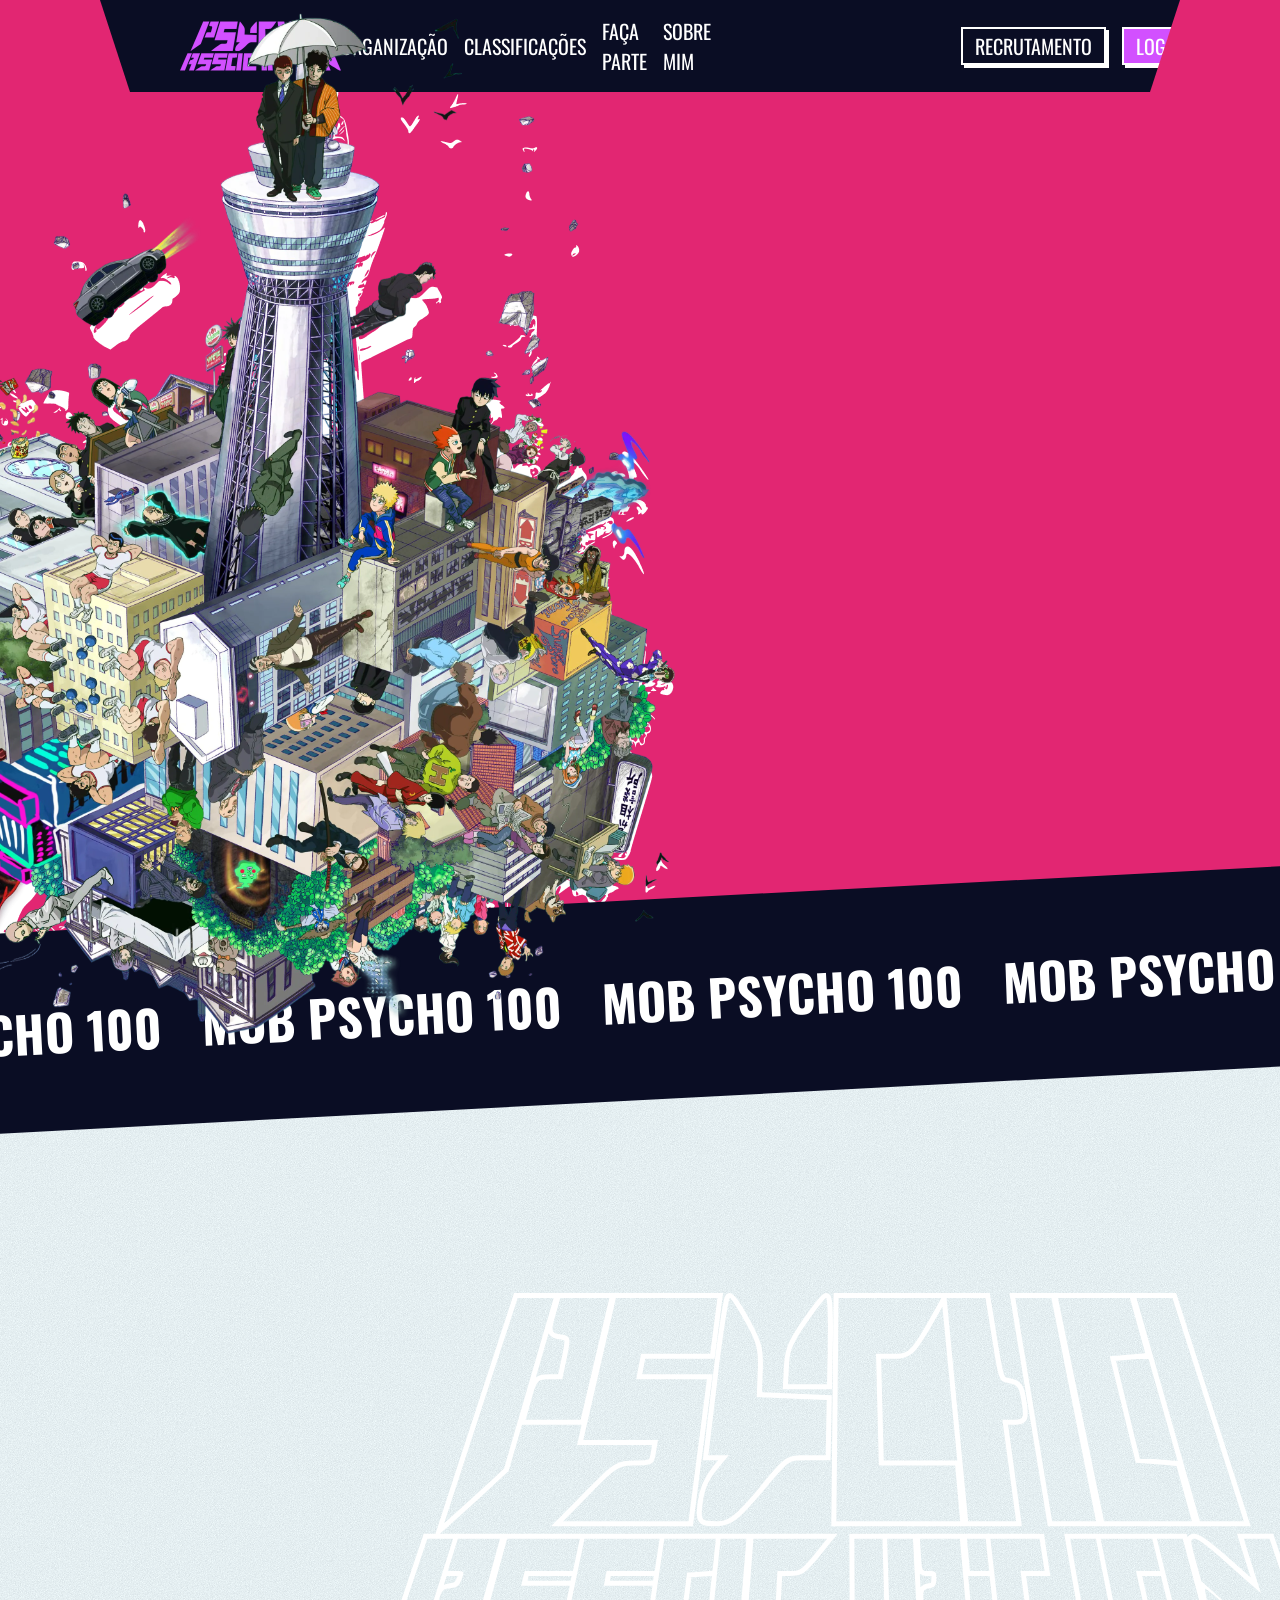
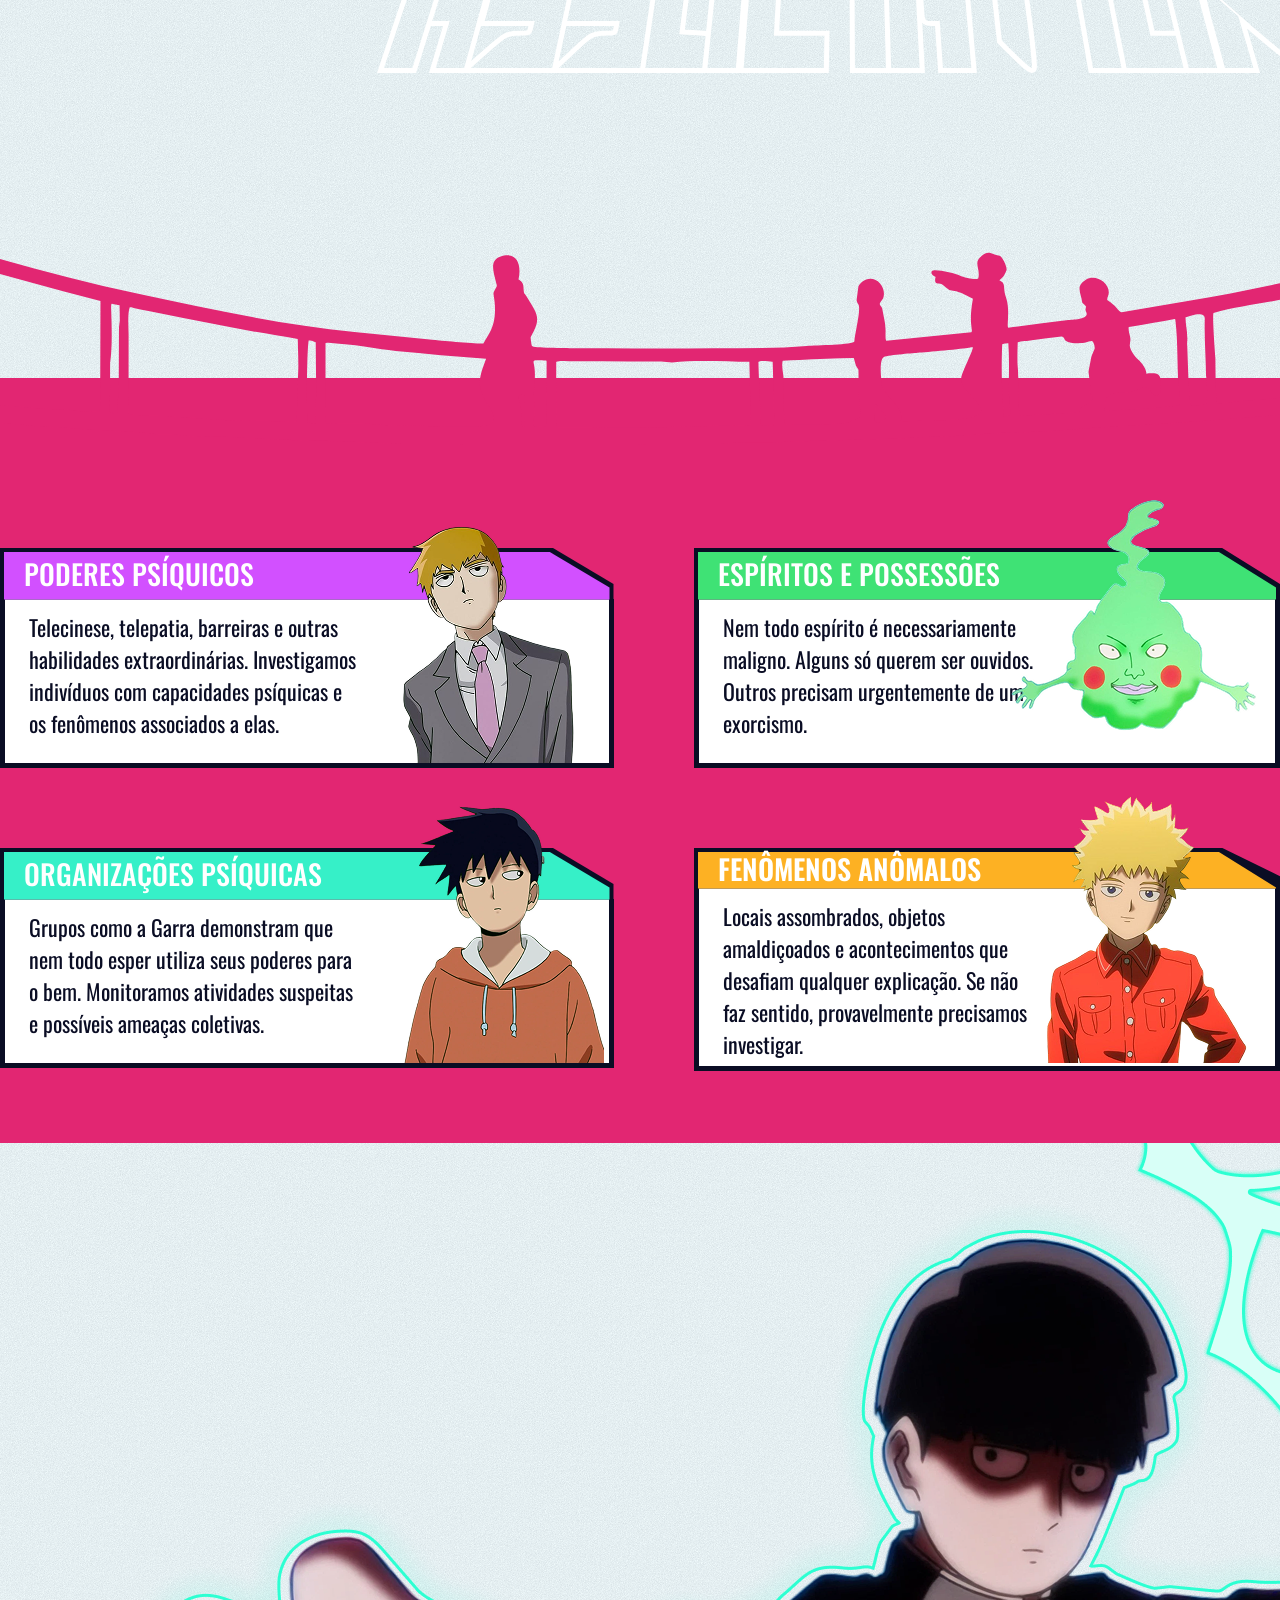
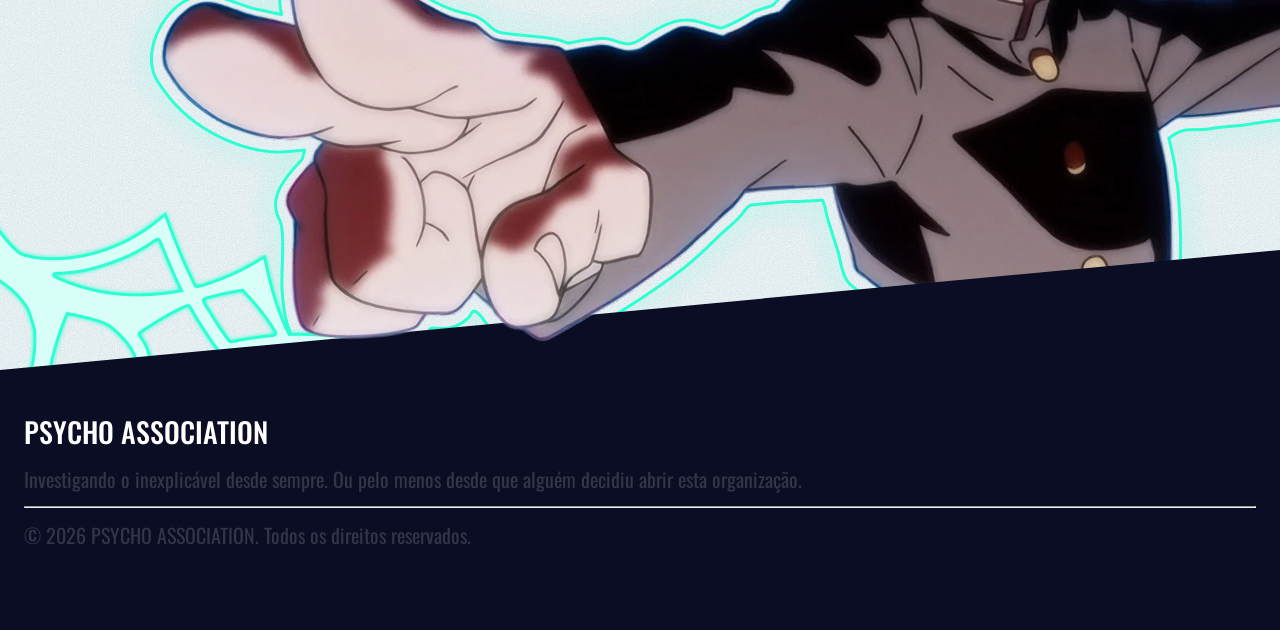
<file: public/index.html>
<!DOCTYPE html>
<html lang="en">

<head>
  <meta charset="UTF-8">
  <meta http-equiv="X-UA-Compatible" content="IE=edge">
  <meta name="viewport" content="width=device-width, initial-scale=1.0">

  <title>PsychoAssociation | Página Inicial</title>

  <script src="./js/sessao.js"></script>
  <script src="./js/funcoes.js"></script>

  <link rel="stylesheet" href="./css/home.css">
  <link rel="icon" href="./assets/icon/favicon2.ico">
  <link rel="preconnect" href="https://fonts.gstatic.com">
  <link rel="icon" type="image/x-icon" href="assets/icon/psycho-association-logo.svg">

  <link rel="stylesheet" href="https://fonts.googleapis.com/icon?family=Material+Icons">

</head>

<header>
  <img src="assets/icon/psycho-association-logo.svg" alt="">
  <div>
    <ul>
      <li><a href="#about">ORGANIZAÇÃO</a></li>
      <li><a href="#universe">CLASSIFICAÇÕES</a></li>
      <li><a href="#call">FAÇA PARTE</a></li>
      <li><a href="#universe">SOBRE MIM</a></li>
    </ul>
    <ul>
      <button class="cadastro" onclick="window.location = 'cadastro.html'">RECRUTAMENTO</button>
      <button class="login" onclick="window.location = 'login.html'">LOGIN</button>
    </ul>
  </div>
</header>

<body id="body_content">
  <section class="main-section">
    <div class="limit main-content">
      <div class="main-image">
        <img src="assets/imgs/main-image.png 1.svg" class="img-1">
        <img src="assets/imgs/main-image-outline.png" class="img-2">
      </div>
      <div class="main-text scroll-view-reveal">
        <h3>ORGANIZAÇÃO DE INVESTIGAÇÃO PARANORMAL</h3>
        <h2>O SOBRENATURAL NÃO VAI SE INVESTIGAR SOZINHO</h2>
        <p>Da aparição de espíritos à ameaça de organizações, o mundo paranormal está longe de ser tranquilo. Nós
          investigamos o inexplicável, protegemos pessoas e tentamos impedir que o caos tome conta de tudo.</p>
        <div class="main-buttons">
          <button class="btn-1" onclick="window.location = '#call'">SOLICITAR ENTRADA</button>
          <button class="btn-2" onclick="window.location = '#about'">CONHECER A ORGANIZAÇÃO <span
              class="material-icons">arrow_downward</span></button>
        </div>
      </div>
    </div>
  </section>

  <div class="divisoria-diagonal">
    <div class="divisoria-row">
      <div class="content">
        <h2>
          MOB PSYCHO 100
        </h2>
        <h2>
          MOB PSYCHO 100
        </h2>
        <h2>
          MOB PSYCHO 100
        </h2>
      </div>

      <div class="content">
        <h2>
          MOB PSYCHO 100
        </h2>
        <h2>
          MOB PSYCHO 100
        </h2>
        <h2>
          MOB PSYCHO 100
        </h2>
      </div>
    </div>
  </div>

  <section class="about-section" id="about">
    <div class="limit about-content">
      <img src="assets/icon/psycho-association-outline.svg" class="back-logo" alt="">
      <div class="about-text scroll-view-reveal">
        <h3>SOBRE A ORGANIZAÇÃO</h3>
        <h2>NÃO SOMOS A GARRA. PODE FICAR TRANQUILO.</h2>
        <p>Depois de tantos incidentes envolvendo médiuns, espíritos e organizações com planos duvidosos, alguém precisa
          manter as coisas sob controle.</p>
        <p>A Psycho Association é uma organização independente dedicada à investigação de fenômenos psíquicos e
          paranormais. Nosso trabalho envolve identificar manifestações espirituais, catalogar indivíduos com
          habilidades especiais e impedir que conflitos entre espers coloquem pessoas inocentes em perigo.</p>
        <p>Não prometemos acabar com todos os problemas sobrenaturais. Mas pelo menos tentamos fazer isso antes que
          alguém destrua um quarteirão.</p>
      </div>
      <div class="about-image scroll-view-reveal">
        <img src="assets/imgs/mob-reigen-covinhas.png" class="img-1">
      </div>
    </div>
  </section>

  <section class="universe-section" id="universe">
    <img src="assets/icon/ponte-vetor.svg" class="bridge-icon">
    <div class="universe-background">
      <div class="limit universe-content">
        <h2 class="scroll-view-reveal">NOSSA ESPECIALIDADE É O INEXPLICÁVEL.</h2>
        <div class="universe-cards">
          <div class="card">
            <div class="card-top-purple">
              <h3>PODERES PSÍQUICOS</h3>
            </div>
            <div class="card-bottom">
              <p>Telecinese, telepatia, barreiras e outras habilidades extraordinárias. Investigamos indivíduos com
                capacidades psíquicas e os fenômenos associados a elas.</p>
            </div>
            <img src="assets/imgs/arataka-reigen.png" alt="">
          </div>

          <div class="card">
            <div class="card-top-green">
              <h3>ESPÍRITOS E POSSESSÕES</h3>
            </div>
            <div class="card-bottom">
              <p>Nem todo espírito é necessariamente maligno. Alguns só querem ser ouvidos. Outros precisam urgentemente
                de um exorcismo.</p>
            </div>
            <img src="assets/imgs/covinhas.png" alt="">
          </div>

          <div class="card">
            <div class="card-top-cyan">
              <h3>ORGANIZAÇÕES PSÍQUICAS</h3>
            </div>
            <div class="card-bottom">
              <p>Grupos como a Garra demonstram que nem todo esper utiliza seus poderes para o bem. Monitoramos
                atividades suspeitas e possíveis ameaças coletivas.</p>
            </div>
            <img src="assets/imgs/ritsu-kageyama.png" alt="">
          </div>

          <div class="card">
            <div class="card-top-yellow">
              <h3>FENÔMENOS ANÔMALOS</h3>
            </div>
            <div class="card-bottom">
              <p>Locais assombrados, objetos amaldiçoados e acontecimentos que desafiam qualquer explicação. Se não faz
                sentido, provavelmente precisamos investigar.</p>
            </div>
            <img src="assets/imgs/teruki-hanazawa.png" alt="">
          </div>
        </div>
      </div>
      <img src="assets/icon/pedras-inferiores-vetor.svg" class="rocks-icon">
    </div>
  </section>

  <section class="call-section" id="call">
    <div class="limit call-content">
      <div class="call-text scroll-view-reveal">
        <h3>PROCESSO DE RECRUTAMENTO ABERTO</h3>
        <h2>VOCÊ NÃO PRECISA DE PODERES PARA ENTRAR</h2>
        <p>Não importa se você consegue mover objetos com a mente ou se ainda tem medo de dormir com a luz apagada. A
          Psycho Association está em busca de novos membros para ajudar a investigar e documentar fenômenos paranormais.
        </p>
        <button onclick="window.location = 'cadastro.html'">SOLICITAR ENTRADA</button>
      </div>

      <div class="call-image">
        <img src="assets/imgs/shigeo-kageyama.png" class="img-1">
        <img src="assets/imgs/shigeo-kageyama-outline.png" class="img-2">
        <img src="assets/imgs/Frame 15.png" class="img-3">
      </div>

    </div>
    <img class="raio-1" src="assets/imgs/raio.png" alt="">
    <img class="raio-2" src="assets/imgs/raio-2.png" alt="">
  </section>

  <footer>
    <div class="limit">
      <h3>PSYCHO ASSOCIATION</h3>
      <p>Investigando o inexplicável desde sempre. Ou pelo menos desde que alguém decidiu abrir esta organização.</p>
      <hr>
      <p>© 2026 PSYCHO ASSOCIATION. Todos os direitos reservados.</p>
    </div>
  </footer>
</body>

</html>
</file>
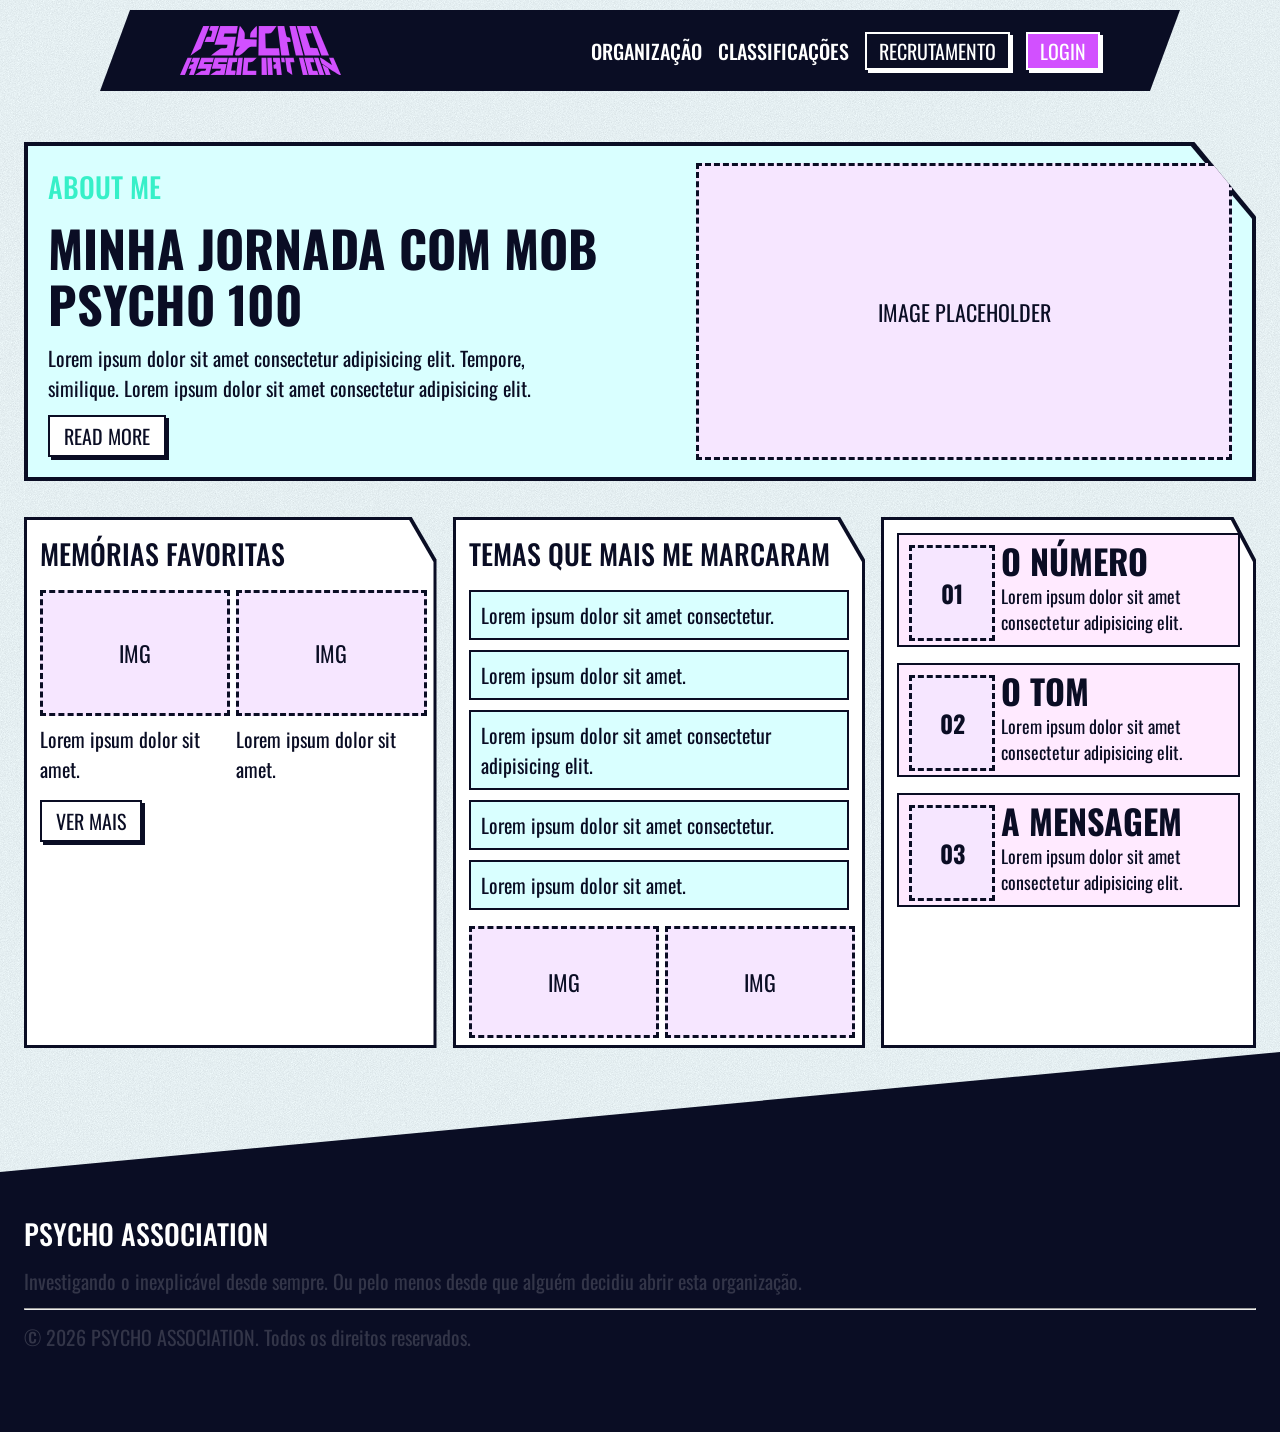
<file: public/about.html>
<!DOCTYPE html>
<html lang="en">

<head>
  <meta charset="UTF-8">
  <meta http-equiv="X-UA-Compatible" content="IE=edge">
  <meta name="viewport" content="width=device-width, initial-scale=1.0">
  <title>PsychoAssociation | About</title>
  <link rel="stylesheet" href="./css/about.css">
  <link rel="icon" type="image/x-icon" href="assets/icon/psycho-association-logo.svg">
</head>

<header>
  <img src="assets/icon/psycho-association-logo.svg" alt="">
  <div>
    <ul>
      <li><a href="#">ORGANIZAÇÃO</a></li>
      <li><a href="#">CLASSIFICAÇÕES</a></li>
      <button class="cadastro" onclick="window.location = 'cadastro.html'">RECRUTAMENTO</button>
      <button class="login" onclick="window.location = 'login.html'">LOGIN</button>
    </ul>
  </div>
</header>

<body>
  <main>
    <section class="about-hero-section">
      <div class="limit">
        <div class="about-hero-card">
          <div class="about-hero-text">
            <h3>ABOUT ME</h3>
            <h2>MINHA JORNADA COM MOB PSYCHO 100</h2>
            <p>Lorem ipsum dolor sit amet consectetur adipisicing elit. Tempore, similique. Lorem ipsum dolor sit amet
              consectetur adipisicing elit.</p>
            <button>READ MORE</button>
          </div>
          <div class="about-hero-image">
            <div class="img-placeholder">IMAGE PLACEHOLDER</div>
          </div>
        </div>
      </div>
    </section>

    <section class="about-content-section">
      <div class="limit about-grid">
        <div class="about-column left-column">
          <h3>MEMÓRIAS FAVORITAS</h3>
          <div class="memory-cards">
            <div class="memory-card">
              <div class="img-placeholder small">IMG</div>
              <p>Lorem ipsum dolor sit amet.</p>
            </div>
            <div class="memory-card">
              <div class="img-placeholder small">IMG</div>
              <p>Lorem ipsum dolor sit amet.</p>
            </div>
          </div>
          <button class="ghost-button">VER MAIS</button>
        </div>

        <div class="about-column middle-column">
          <h3>TEMAS QUE MAIS ME MARCARAM</h3>
          <ul class="theme-list">
            <li>Lorem ipsum dolor sit amet consectetur.</li>
            <li>Lorem ipsum dolor sit amet.</li>
            <li>Lorem ipsum dolor sit amet consectetur adipisicing elit.</li>
            <li>Lorem ipsum dolor sit amet consectetur.</li>
            <li>Lorem ipsum dolor sit amet.</li>
          </ul>

          <div class="stickers">
            <div class="img-placeholder sticker">IMG</div>
            <div class="img-placeholder sticker">IMG</div>
          </div>
        </div>

        <div class="about-column right-column">
          <div class="topic-card">
            <div class="topic-icon img-placeholder tiny">01</div>
            <div>
              <h4>O NÚMERO</h4>
              <p>Lorem ipsum dolor sit amet consectetur adipisicing elit.</p>
            </div>
          </div>

          <div class="topic-card">
            <div class="topic-icon img-placeholder tiny">02</div>
            <div>
              <h4>O TOM</h4>
              <p>Lorem ipsum dolor sit amet consectetur adipisicing elit.</p>
            </div>
          </div>

          <div class="topic-card">
            <div class="topic-icon img-placeholder tiny">03</div>
            <div>
              <h4>A MENSAGEM</h4>
              <p>Lorem ipsum dolor sit amet consectetur adipisicing elit.</p>
            </div>
          </div>
        </div>
      </div>
    </section>
  </main>

  <footer>
    <div class="limit">
      <h3>PSYCHO ASSOCIATION</h3>
      <p>Investigando o inexplicável desde sempre. Ou pelo menos desde que alguém decidiu abrir esta organização.</p>
      <hr>
      <p>© 2026 PSYCHO ASSOCIATION. Todos os direitos reservados.</p>
    </div>
  </footer>
</body>

</html>
</file>
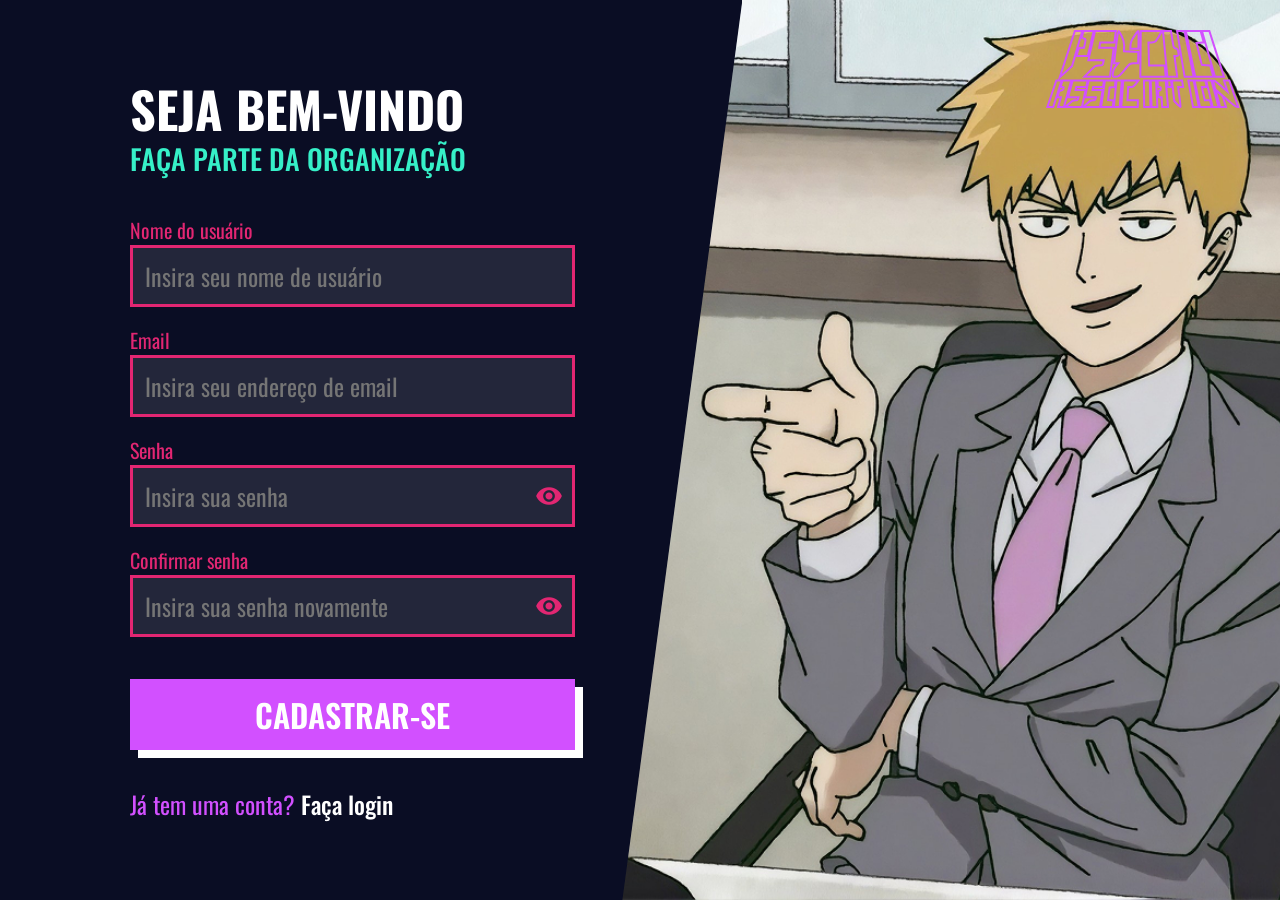
<file: public/cadastro.html>
﻿<!DOCTYPE html>
<html lang="en">

<head>
  <meta charset="UTF-8">
  <meta name="viewport" content="width=device-width, initial-scale=1.0">
  <title>PsychoAssociation | Cadastro</title>
  <link rel="stylesheet" href="css/cadastro.css">
  <link rel="stylesheet" href="https://fonts.googleapis.com/icon?family=Material+Icons">
  <script src="./js/sessao.js"></script>
  <script src="./js/funcoes.js"></script>
  <link rel="icon" type="image/x-icon" href="assets/icon/psycho-association-logo.svg">
</head>

<body>
  <div class="image">
    <a href="index.html"><img src="assets/icon/psycho-association-outline-roxo.svg"></a>
  </div>
  <div class="left-container">
    <div class="card_erro" id="card_erro">
      <span id="mensagem_erro"></span>
    </div>
    <div class="content">
      <div class="texts">
        <h2>SEJA BEM-VINDO</h2>
        <h3>FAÇA PARTE DA ORGANIZAÇÃO</h3>
      </div>
      <div class="form-container">
        <div class="input-container">
          <label for="ipt_name">Nome do usuário</label>
          <input type="text" id="ipt_name" placeholder="Insira seu nome de usuário">
        </div>
        <div class="input-container">
          <label for="ipt_email">Email</label>
          <input type="text" id="ipt_email" placeholder="Insira seu endereço de email">
        </div>
        <div class="input-container">
          <label for="ipt_password">Senha</label>
          <div class="password-input-wrapper">
            <input type="password" id="ipt_password" placeholder="Insira sua senha">
            <button type="button" class="toggle-password" aria-label="Mostrar senha"
              onclick="alternarVisibilidadeSenha(this, 'ipt_password')">
              <i class="material-icons">visibility</i>
            </button>
          </div>
        </div>
        <div class="input-container">
          <label for="ipt_password_confirmed">Confirmar senha</label>
          <div class="password-input-wrapper">
            <input type="password" id="ipt_password_confirmed" placeholder="Insira sua senha novamente">
            <button type="button" class="toggle-password" aria-label="Mostrar senha"
              onclick="alternarVisibilidadeSenha(this, 'ipt_password_confirmed')">
              <i class="material-icons">visibility</i>
            </button>
          </div>
        </div>
        <button onclick="cadastrar()">CADASTRAR-SE</button>
      </div>
      <p>Já tem uma conta? <a href="login.html"><span>Faça login</span></a></p>
    </div>
  </div>
  <div class="right-container">
  </div>
</body>

</html>

<script>
  function alternarVisibilidadeSenha(botao, idInput) {
    const input = document.getElementById(idInput);
    const icone = botao.querySelector('i');
    const senhaOculta = input.type === 'password';

    if (senhaOculta) {
      input.type = 'text';
      icone.textContent = 'visibility_off';
      botao.setAttribute('aria-label', 'Ocultar senha');
    } else {
      input.type = 'password';
      icone.textContent = 'visibility';
      botao.setAttribute('aria-label', 'Mostrar senha');
    }
  }

  function limparErrosCadastro() {
    const mensagensErro = document.querySelectorAll('.input-error-message');
    const inputsComErro = document.querySelectorAll('.input-container input.error');

    mensagensErro.forEach((mensagem) => mensagem.remove());
    inputsComErro.forEach((input) => input.classList.remove('error'));
  }

  function exibirErroCampo(inputElement, mensagem) {
    inputElement.classList.add('error');

    const inputContainer = inputElement.closest('.input-container');
    let spanErro = inputContainer.querySelector('.input-error-message');
    if (!spanErro) {
      spanErro = document.createElement('span');
      spanErro.classList.add('input-error-message');
      inputContainer.appendChild(spanErro);
    }

    spanErro.textContent = mensagem;
  }

  function emailValido(email) {
    if (email.includes(' ')) {
      return false;
    }

    const posicaoArroba = email.indexOf('@');
    const ultimaPosicaoArroba = email.lastIndexOf('@');

    if (posicaoArroba <= 0 || posicaoArroba !== ultimaPosicaoArroba) {
      return false;
    }

    const dominio = email.slice(posicaoArroba + 1);
    if (dominio.length < 3 || !dominio.includes('.')) {
      return false;
    }

    const posicaoPontoNoDominio = dominio.indexOf('.');
    if (posicaoPontoNoDominio <= 0 || posicaoPontoNoDominio === dominio.length - 1) {
      return false;
    }

    if (dominio.includes('..')) {
      return false;
    }

    return true;
  }

  function cadastrar() {
    const nomeInput = ipt_name;
    const emailInput = ipt_email;
    const senhaInput = ipt_password;
    const confirmarSenhaInput = ipt_password_confirmed;

    // .trim tira espaço da frente e de trás
    const nomeVar = nomeInput.value.trim();
    const emailVar = emailInput.value.trim();
    const senhaVar = senhaInput.value;
    const confirmacaoSenhaVar = confirmarSenhaInput.value;

    let message = '';
    let formularioValido = true;
    let primeiroInputComErro = null;

    limparErrosCadastro();

    if (nomeVar === '') {
      exibirErroCampo(nomeInput, 'Preencha o nome de usuário.');
      formularioValido = false;
      primeiroInputComErro = primeiroInputComErro || nomeInput;
    } else if (nomeVar.length < 3) {
      exibirErroCampo(nomeInput, 'O nome deve ter pelo menos 3 caracteres.');
      formularioValido = false;
      primeiroInputComErro = primeiroInputComErro || nomeInput;
    }

    if (emailVar === '') {
      exibirErroCampo(emailInput, 'Preencha o e-mail.');
      formularioValido = false;
      primeiroInputComErro = primeiroInputComErro || emailInput;
    } else if (!emailValido(emailVar)) {
      exibirErroCampo(emailInput, 'Digite um e-mail válido. Ex: nome@dominio.com');
      formularioValido = false;
      primeiroInputComErro = primeiroInputComErro || emailInput;
    }

    if (senhaVar === '') {
      exibirErroCampo(senhaInput, 'Preencha a senha.');
      formularioValido = false;
      primeiroInputComErro = primeiroInputComErro || senhaInput;
    } else {
      const caracteresEspeciais = ['!', '@', '#', '$', '%', '^', '&', '*', '(', ')', '_', '-', '+', '=', '[', ']', '{', '}', ';', ':', '\'', '"', ',', '.', '<', '>', '/', '?', '\\', '|', '`', '~'];
      const acentos = ['á', 'à', 'â', 'ã', 'é', 'ê', 'í', 'ó', 'ô', 'õ', 'ú', 'ü', 'ç', 'Á', 'À', 'Â', 'Ã', 'É', 'Ê', 'Í', 'Ó', 'Ô', 'Õ', 'Ú', 'Ü', 'Ç'];
      const numeros = ['0', '1', '2', '3', '4', '5', '6', '7', '8', '9'];

      let senhaTemMaiuscula = false;
      let senhaTemMinuscula = false;
      let senhaTemNumero = false;
      let senhaTemCaracterEspecial = false;
      let senhaTemAcento = false;
      let senhaTemEspaco = false;

      for (let i = 0; i < senhaVar.length; i++) {
        const caractereAtual = senhaVar[i];
        const caractereMaiusculo = caractereAtual.toUpperCase();
        const caractereMinusculo = caractereAtual.toLowerCase();

        if (caractereAtual === ' ') {
          senhaTemEspaco = true;
        }

        if (numeros.includes(caractereAtual)) {
          senhaTemNumero = true;
        }

        if (caracteresEspeciais.includes(caractereAtual)) {
          senhaTemCaracterEspecial = true;
        }

        if (acentos.indexOf(caractereAtual) !== -1) {
          senhaTemAcento = true;
        }

        const letraEhMaiuscula = caractereAtual === caractereMaiusculo;
        const letraEhMinuscula = caractereAtual === caractereMinusculo;

        if (!numeros.includes(caractereAtual) && !caracteresEspeciais.includes(caractereAtual) && caractereAtual !== ' ') {
          if (letraEhMaiuscula && !letraEhMinuscula) {
            senhaTemMaiuscula = true;
          }

          if (letraEhMinuscula && !letraEhMaiuscula) {
            senhaTemMinuscula = true;
          }
        }
      }

      if (senhaVar.length < 8) {
        exibirErroCampo(senhaInput, 'A senha deve ter pelo menos 8 caracteres.');
        formularioValido = false;
        primeiroInputComErro = primeiroInputComErro || senhaInput;
      } else if (!senhaTemMaiuscula || !senhaTemMinuscula) {
        exibirErroCampo(senhaInput, 'A senha deve possuir letras maiúsculas e minúsculas.');
        formularioValido = false;
        primeiroInputComErro = primeiroInputComErro || senhaInput;
      } else if (!senhaTemNumero) {
        exibirErroCampo(senhaInput, 'A senha deve possuir pelo menos um número.');
        formularioValido = false;
        primeiroInputComErro = primeiroInputComErro || senhaInput;
      } else if (senhaTemAcento) {
        exibirErroCampo(senhaInput, 'A senha não pode possuir acentos.');
        formularioValido = false;
        primeiroInputComErro = primeiroInputComErro || senhaInput;
      } else if (senhaTemEspaco) {
        exibirErroCampo(senhaInput, 'A senha não pode possuir espaços.');
        formularioValido = false;
        primeiroInputComErro = primeiroInputComErro || senhaInput;
      } else if (!senhaTemCaracterEspecial) {
        exibirErroCampo(senhaInput, 'A senha deve possuir pelo menos um caractere especial.');
        formularioValido = false;
        primeiroInputComErro = primeiroInputComErro || senhaInput;
      }
    }

    if (confirmacaoSenhaVar === '') {
      exibirErroCampo(confirmarSenhaInput, 'Confirme a senha.');
      formularioValido = false;
      primeiroInputComErro = primeiroInputComErro || confirmarSenhaInput;
    } else if (senhaVar !== confirmacaoSenhaVar) {
      exibirErroCampo(confirmarSenhaInput, 'As senhas digitadas devem ser iguais.');
      formularioValido = false;
      primeiroInputComErro = primeiroInputComErro || confirmarSenhaInput;
    }

    if (!formularioValido) {
      if (primeiroInputComErro) {
        primeiroInputComErro.focus();
      }
      return false;
    }

    const popup = document.createElement('div');
    popup.classList.add('confirmation-popup');

    setTimeout(() => {
      popup.remove();
    }, 1800);

      // Enviando o valor da nova input
      fetch("/usuarios/cadastrar", {
        method: "POST",
        headers: {
          "Content-Type": "application/json",
        },
        body: JSON.stringify({
          // crie um atributo que recebe o valor recuperado aqui
          // Agora vá para o arquivo routes/usuario.js
          nomeServer: nomeVar,
          emailServer: emailVar,
          senhaServer: senhaVar
        }),
      }) 
        .then(function (resposta) {
          console.log("resposta: ", resposta);

          if (resposta.ok) {
            message = 'Você será redirecionado à tela de login.';
            popup.innerHTML = `<div>${message}</div>`;
            document.body.appendChild(popup);

            setTimeout(() => {
              window.location = "login.html";
            }, "2000");

            limparFormulario('cadastro');
            finalizarAguardar();
          } else {
            throw "Houve um erro ao tentar realizar o cadastro!";
          }
        })
        .catch(function (resposta) {
          console.log(`#ERRO: ${resposta}`);
          finalizarAguardar();
        });

    return false;
  }

</script>
</file>
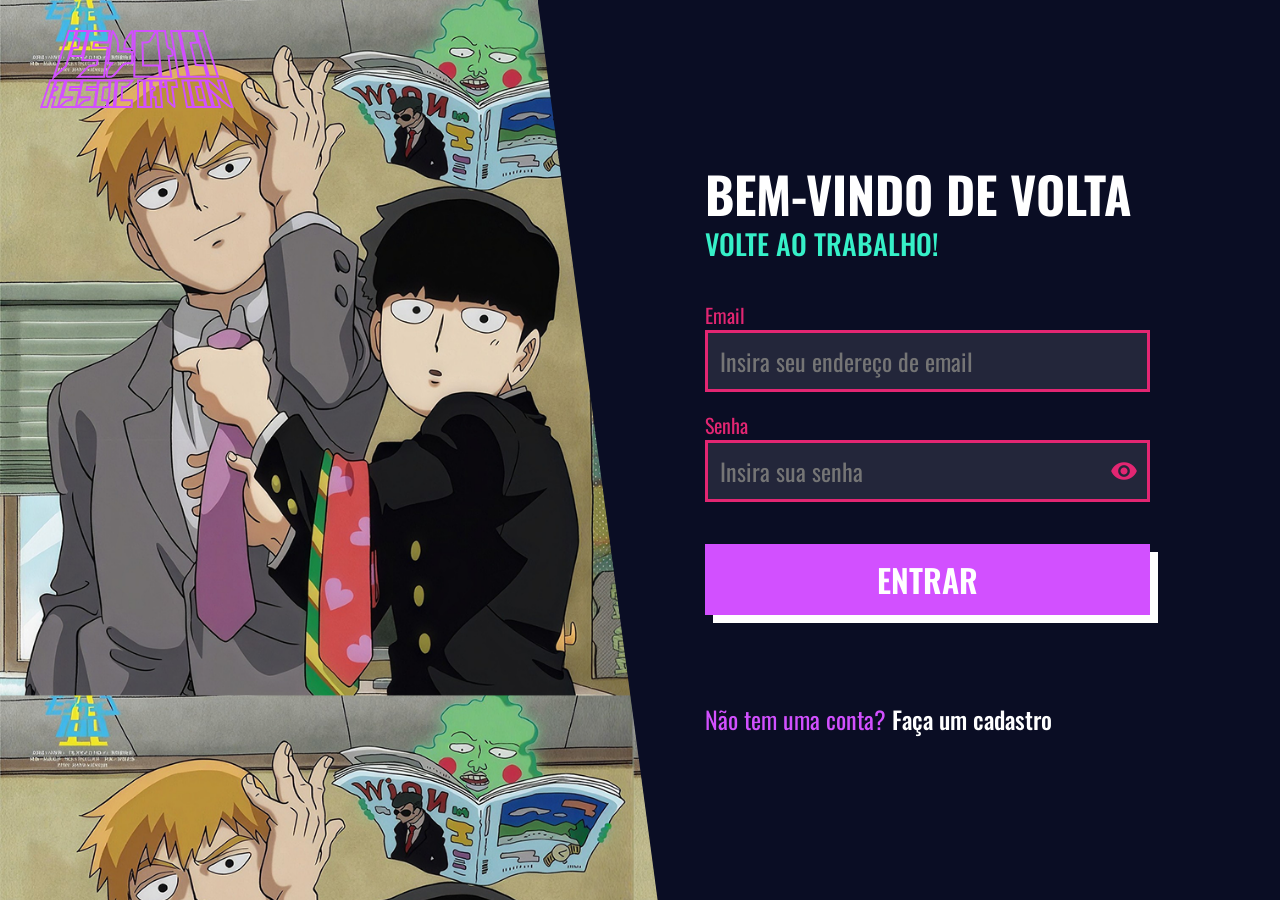
<file: public/login.html>
﻿<!DOCTYPE html>
<html lang="en">

<head>
    <meta charset="UTF-8">
    <meta name="viewport" content="width=device-width, initial-scale=1.0">
    <title>PsychoAssociation | Login</title>
    <link rel="stylesheet" href="css/login.css">
    <link rel="stylesheet" href="https://fonts.googleapis.com/icon?family=Material+Icons">
    <script src="./js/sessao.js"></script>
    <script src="./js/funcoes.js"></script>
    <link rel="icon" type="image/x-icon" href="assets/icon/psycho-association-logo.svg">
</head>

<body>
    
    <div class="left-container">
        <a href="index.html"><img src="assets/icon/psycho-association-outline-roxo.svg"></a>
    </div>
    <div class="right-container">
        <div class="content">
            <div class="texts">
                <h2>BEM-VINDO DE VOLTA</h2>
                <h3>VOLTE AO TRABALHO!</h3>
            </div>
            <div class="form-container">
               
                <div class="input-container">
                    <label for="ipt_email">Email</label>
                    <input type="text" id="ipt_email" placeholder="Insira seu endereço de email">
                </div>
                <div class="input-container">
                    <label for="ipt_password">Senha</label>
                    <div class="password-input-wrapper">
                        <input type="password" id="ipt_password" placeholder="Insira sua senha">
                        <button type="button" class="toggle-password" aria-label="Mostrar senha"
                            onclick="alternarVisibilidadeSenha(this, 'ipt_password')">
                            <i class="material-icons">visibility</i>
                        </button>
                    </div>
                </div>
                
                <button onclick="entrar()">ENTRAR</button>
                <span id="login_error_message" class="login-error-message"></span>
            </div>
            <p>Não tem uma conta? <a href="cadastro.html"><span>Faça um cadastro</span></a></p>
        </div>
    </div>

</body>

</html>

<script>
    function limparMensagemErroLogin() {
        const mensagemErro = login_error_message;
        mensagemErro.textContent = '';
    }

    function limparErroInputsLogin() {
        ipt_email.classList.remove('error');
        ipt_password.classList.remove('error');
    }

    function exibirErroInputsLogin() {
        ipt_email.classList.add('error');
        ipt_password.classList.add('error');
    }

    function exibirMensagemErroLogin(mensagem) {
        const mensagemErro = login_error_message;
        mensagemErro.textContent = mensagem;
    }

    function alternarVisibilidadeSenha(botao, idInput) {
        const input = document.getElementById(idInput);
        const icone = botao.querySelector('i');
        const senhaOculta = input.type === 'password';

        if (senhaOculta) {
            input.type = 'text';
            icone.textContent = 'visibility_off';
            botao.setAttribute('aria-label', 'Ocultar senha');
        } else {
            input.type = 'password';
            icone.textContent = 'visibility';
            botao.setAttribute('aria-label', 'Mostrar senha');
        }
    }

     function entrar() {
        limparMensagemErroLogin();
        limparErroInputsLogin();

        var emailVar = ipt_email.value;
        var senhaVar = ipt_password.value;

        if (emailVar == "" || senhaVar == "") {
            console.log('Todos os campos devem ser preenchidos')
        }

        console.log("FORM LOGIN: ", emailVar);
        console.log("FORM SENHA: ", senhaVar);

        fetch("/usuarios/autenticar", {
            method: "POST",
            headers: {
                "Content-Type": "application/json"
            },
            body: JSON.stringify({
                emailServer: emailVar,
                senhaServer: senhaVar
            })
        }).then(function (resposta) {
            console.log("ESTOU NO THEN DO entrar()!")

            if (resposta.ok) {
                console.log(resposta);
                console.log('testetete');

                resposta.json().then(json => {
                    console.log(json);
                    console.log(JSON.stringify(json));
                    sessionStorage.EMAIL_USUARIO = json.email;
                    sessionStorage.NOME_USUARIO = json.nome;
                    sessionStorage.ID_USUARIO = json.id;

                    console.log('DEU CERTO')


                    trocarTela('./dashboard/dashboard.html') // apenas para exibir o loading

                });

            } else {

                console.log("Houve um erro ao tentar realizar o login!");
                exibirMensagemErroLogin('Usuário ou senha incorretos.');
                exibirErroInputsLogin();

                resposta.text().then(texto => {
                    console.error(texto);
            console.log('Houve um erro ao tentar realizar o login')
                });
            }

        }).catch(function (erro) {
            console.log(erro);
            exibirMensagemErroLogin('Usuário ou senha incorretos.');
            exibirErroInputsLogin();
        })

        return false;
    }
</script>
</file>
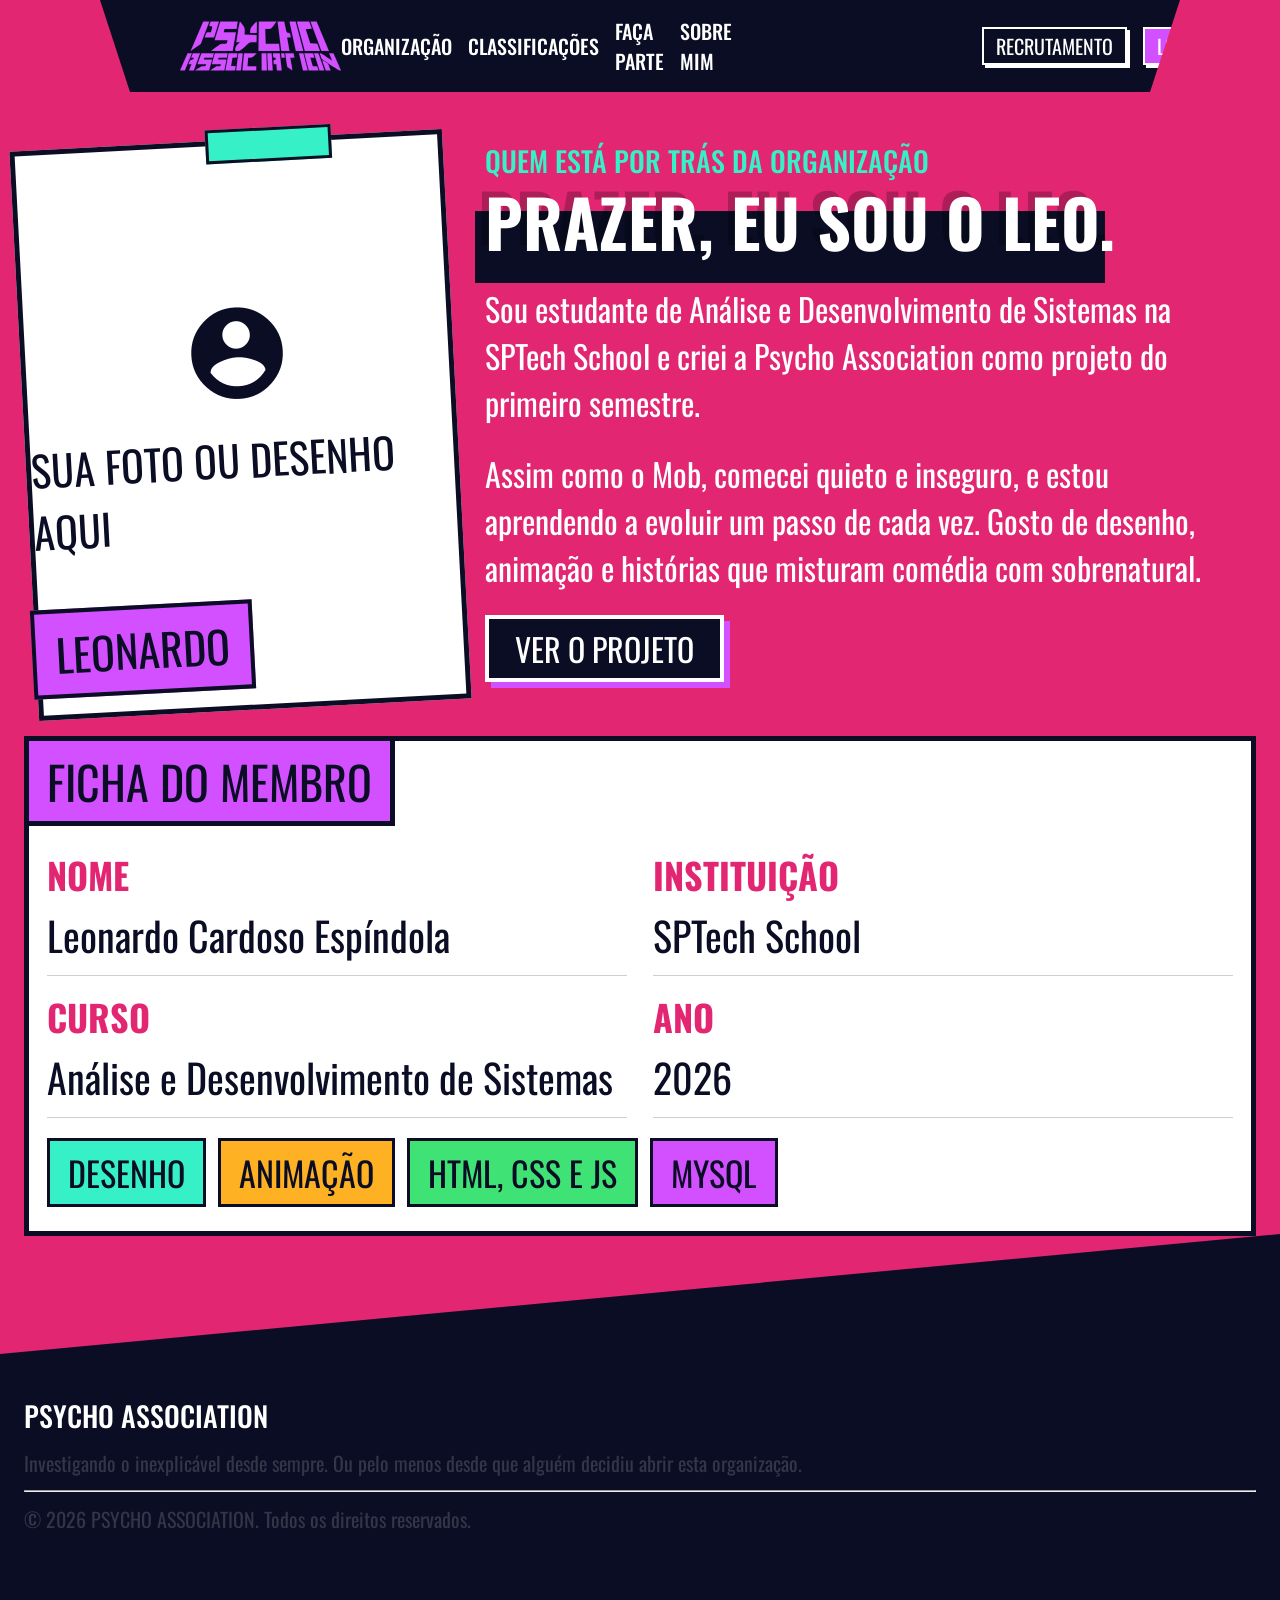
<file: public/sobre-mim.html>
<!DOCTYPE html>
<html lang="en">

<head>
  <meta charset="UTF-8">
  <meta http-equiv="X-UA-Compatible" content="IE=edge">
  <meta name="viewport" content="width=device-width, initial-scale=1.0">

  <title>PsychoAssociation | Sobre Mim</title>

  <script src="./js/sessao.js"></script>
  <script src="./js/funcoes.js"></script>

  <link rel="stylesheet" href="./css/sobre-mim.css">
  <link rel="icon" href="./assets/icon/favicon2.ico">
  <link rel="preconnect" href="https://fonts.gstatic.com">
  <link rel="icon" type="image/x-icon" href="assets/icon/psycho-association-logo.svg">

  <link rel="stylesheet" href="https://fonts.googleapis.com/icon?family=Material+Icons">
</head>

<header>
  <img src="assets/icon/psycho-association-logo.svg" alt="">
  <div>
    <ul>
      <li><a href="index.html#about">ORGANIZAÇÃO</a></li>
      <li><a href="index.html#universe">CLASSIFICAÇÕES</a></li>
      <li><a href="index.html#call">FAÇA PARTE</a></li>
      <li><a href="sobre-mim.html">SOBRE MIM</a></li>
    </ul>
    <ul>
      <button class="cadastro" onclick="window.location = 'cadastro.html'">RECRUTAMENTO</button>
      <button class="login" onclick="window.location = 'login.html'">LOGIN</button>
    </ul>
  </div>
</header>

<body>
  <main>
    <section class="about-me-section">
      <div class="limit about-me-content">
        <div class="top-content">
          <div class="profile-card-area">
            <div class="profile-card">
              <div class="profile-pin"></div>
              <div class="profile-icon-area">
                <span class="material-icons">account_circle</span>
                <p>SUA FOTO OU DESENHO AQUI</p>
              </div>
            </div>
            <div class="name-tag">LEONARDO</div>
          </div>

          <div class="intro-content">
            <h3>QUEM ESTÁ POR TRÁS DA ORGANIZAÇÃO</h3>

            <h2>
              PRAZER, EU SOU O LEO.
            </h2>

            <p>Sou estudante de Análise e Desenvolvimento de Sistemas na SPTech School e criei a Psycho Association como
              projeto do primeiro semestre.</p>

            <p>Assim como o Mob, comecei quieto e inseguro, e estou aprendendo a evoluir um passo de cada vez. Gosto de
              desenho, animação e histórias que misturam comédia com sobrenatural.</p>

            <button onclick="window.location = 'index.html'">VER O PROJETO</button>
          </div>
        </div>

        <div class="member-sheet">
          <div class="member-sheet-title">FICHA DO MEMBRO</div>

          <div class="member-sheet-content">
            <div class="member-grid">
              <div class="member-info-item">
                <h4>NOME</h4>
                <p>Leonardo Cardoso Espíndola</p>
              </div>

              <div class="member-info-item">
                <h4>INSTITUIÇÃO</h4>
                <p>SPTech School</p>
              </div>

              <div class="member-info-item">
                <h4>CURSO</h4>
                <p>Análise e Desenvolvimento de Sistemas</p>
              </div>

              <div class="member-info-item">
                <h4>ANO</h4>
                <p>2026</p>
              </div>
            </div>

            <div class="skills-container">
              <span class="skill-tag cyan">DESENHO</span>
              <span class="skill-tag yellow">ANIMAÇÃO</span>
              <span class="skill-tag green">HTML, CSS E JS</span>
              <span class="skill-tag purple">MYSQL</span>
            </div>
          </div>
        </div>
      </div>
    </section>
  </main>

  <footer>
    <div class="limit">
      <h3>PSYCHO ASSOCIATION</h3>
      <p>Investigando o inexplicável desde sempre. Ou pelo menos desde que alguém decidiu abrir esta organização.</p>
      <hr>
      <p>© 2026 PSYCHO ASSOCIATION. Todos os direitos reservados.</p>
    </div>
  </footer>
</body>

</html>
</file>
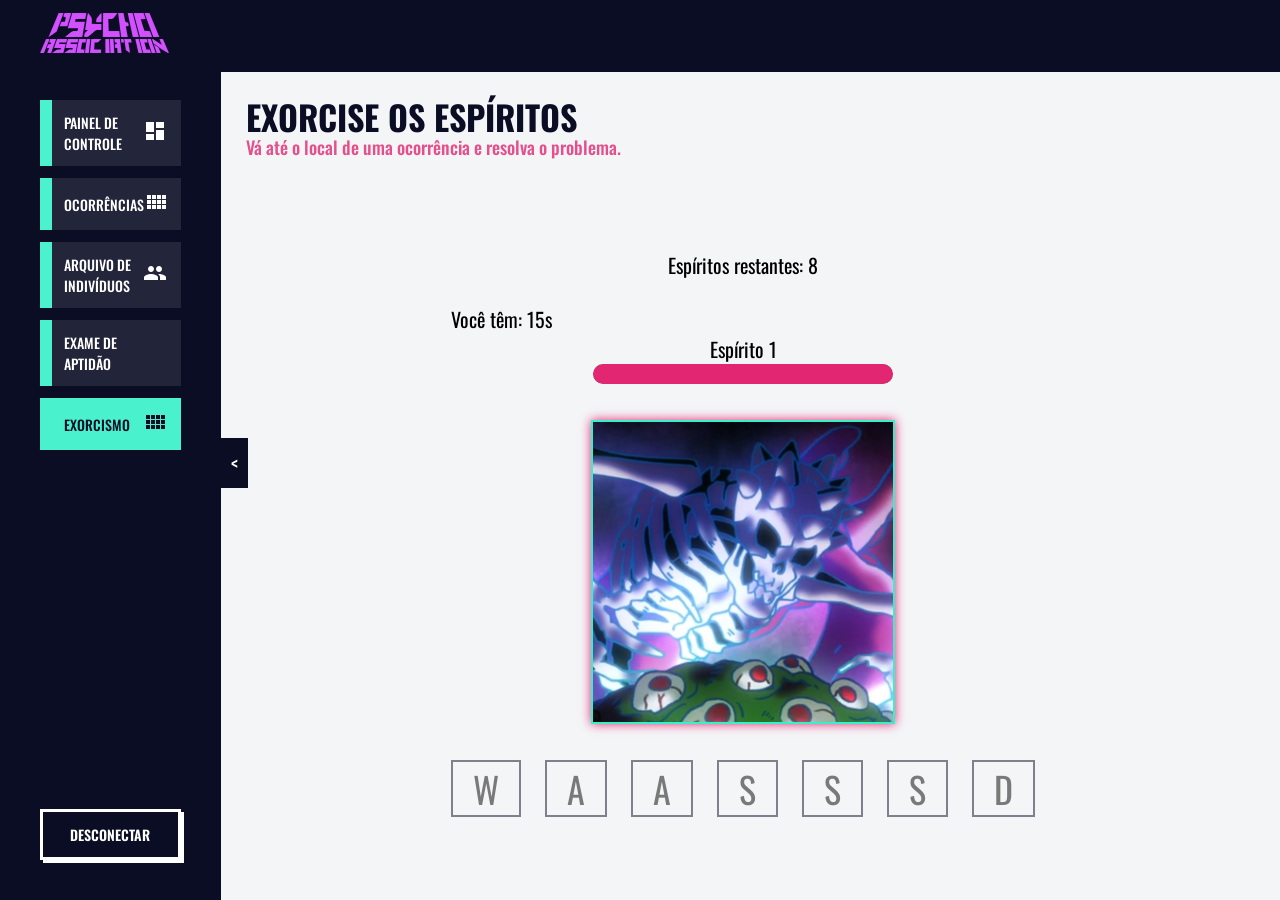
<file: public/dashboard/jogo.html>
<!DOCTYPE html>
<html lang="en">

<head>
  <meta charset="UTF-8">
  <meta name="viewport" content="width=device-width, initial-scale=1.0">
  <title>PsychoAssociation | Relatórios</title>
  <link rel="stylesheet" href="../css/jogo.css">
  <script src="../js/funcoes.js"></script>
  <script src="../js/sessao.js"></script>


  <link rel="icon" type="image/x-icon" href="../assets/icon/psycho-association-logo.svg">

  <link rel="stylesheet" href="https://fonts.googleapis.com/icon?family=Material+Icons">
</head>

<body onload="apagarCarregamento(); validarSessao();">
  <header>
    <div class="icon">
      <img src="../assets/icon/psycho-association-logo.svg">
    </div>
    <div class="user-info">
      <span class="user-name" id="b_usuario"></span>
      <span class="user-email" id="e_usuario"></span>
    </div>
  </header>
  <nav>
    <button class="close-nav" onclick="fecharNav()">
      < </button>
        <div class="nav-button" onclick="window.location = 'dashboard.html'">
          <span>PAINEL DE CONTROLE</span>
          <span><i class="material-icons">dashboard</i></span>
        </div>
        <div class="nav-button" onclick="window.location = 'ocorrencias.html'">
          <span>OCORRÊNCIAS</span>
          <span><i class="material-icons">view_comfy</i></span>
        </div>
        <div class="nav-button" onclick="window.location = 'paranormais.html'">
          <span>ARQUIVO DE INDIVÍDUOS</span>
          <span><i class="material-icons"">group</i></span>
    </div>
    <div class=" nav-button" onclick="window.location = 'quiz.html'">
              <span>EXAME DE APTIDÃO</span>
              <span><i class="material-icons">quiz</i></span>
        </div>
        <div class="nav-button selected">
          <span>EXORCISMO</span>
          <span><i class="material-icons">view_comfy</i></span>
        </div>

        <button class="disconnect" onclick="limparSessao()">
          DESCONECTAR
        </button>
  </nav>

  <main>

    <div class="top-container">
      <div>
        <h2>EXORCISE OS ESPÍRITOS</h2>
        <h3>Vá até o local de uma ocorrência e resolva o problema.</h3>
      </div>
    </div>


    <div class="bottom-container">
      <div id="div_contador_espiritos">0</div>

    </div>


  </main>
</body>

</html>
<script>

  function teclarAtaques() {
    document.addEventListener("keyup", mecanicaTeclar)
  }

  const mecanicaTeclar = (event) => {

      teclasDigitadas += (event.key).toUpperCase()
      console.log('Teclas digitadas: ' + teclasDigitadas)

      let divsTeclas = document.querySelectorAll('.key')

      console.log(divsTeclas)

      for (let i = 0; i < teclasDigitadas.length; i++) {
        let teclaDaDiv = divsTeclas[i].innerHTML

        //acertei a tecla
        if (vida_espirito.value > 0) {

            console.log('teclaDaDiv: ' + teclaDaDiv)
            console.log('teclasDigitadas: ' + teclasDigitadas)
            console.log('teclasAtuais: ' + teclasAtuais)

          if (teclasDigitadas[i] == teclaDaDiv) {
          console.log(divsTeclas[i].classList.contains('key-right'))
            
            if (!divsTeclas[i].classList.contains('key-right')) {
              console.log('ENTREI NESSE IF AQUIR')
              divsTeclas[i].classList.add('key-right')
            }

            //errei a tecla
          } else {

            for (let i = 0; i < divsTeclas.length; i++) {
              divsTeclas[i].classList.remove('key-right')
            }

            teclasDigitadas = ''
            break;
          }

          //se eu terminei o combo e dei um hit
          if (teclasDigitadas == teclasAtuais.toUpperCase()) {

            const body = document.querySelector('body')
            body.classList.add('tremida-elemento')

            vida_espirito.value -= 25
            contadorTeclas++
            teclasAtuais = arrayTeclas[contadorTeclas]
            div_keys.innerHTML = ''
            teclasDigitadas = ''

            setTimeout(() => {
              body.classList.remove('tremida-elemento')
            }, 1000)

            if (vida_espirito.value > 0) {

              carregarTeclas()
            
              //se o espirito morreu
            } else {
              setTimeout(() => {
                
                document.querySelector('.card').remove()
                contadorTeclas = 0
                qtdEspiritosRestantes--


                

                //se ainda tiver espiritos para derrotar
                if (qtdEspiritosRestantes > 0) {
                  carregarEspirito()
                } else {
                  recarregarEspiritosRestantes()
                  console.log('Você derrotou todos os espíritos!')
                  qtdEspiritosRestantes = 0
                  espiritosSelecionados = []
                  arrayTeclas = []
                  teclasAtuais = ''
                  contadorTeclas = 0
                  teclasDigitadas = ''
                  contadorEspiritos = 0
                  document.removeEventListener('keyup', mecanicaTeclar)
                }

              }, 1000)
            }

          }
        }

      }
    }

  teclarAtaques()
  
  let espiritosPreDefinidos = [
    {
      vida: 50,
      imagem: '../assets/imgs/spirit-2.png',
      timer: 10,
      teclas: ['WASD', 'ksdf', 'fska', 'kcsa']
    },
    {
      vida: 100,
      imagem: '../assets/imgs/spirit-1.png',
      timer: 15,
      teclas: ['WAASSSD', 'SDSAW', 'SDSSSSA', 'AWDS']
    }
  ]

  let qtdEspiritosRestantes = 0
  let espiritosSelecionados = []
  let arrayTeclas = []
  let teclasAtuais = ''
  let contadorTeclas = 0
  let teclasDigitadas = ''
  let contadorEspiritos = 0

  function selecionandoEspiritos() {

    let qtdEspiritos = (Math.round(Math.random() * 10) + 1);
    qtdEspiritosRestantes = qtdEspiritos

    console.log(qtdEspiritos)


    for (let i = 0; i < qtdEspiritos; i++) {
      let numeroAleatorio = Math.round(Math.random() * (espiritosPreDefinidos.length - 1))
      let espiritoSelecionado = espiritosPreDefinidos[numeroAleatorio]

      espiritosSelecionados.push(espiritoSelecionado)
    }

  }

  function carregarTeclas() {
    for (let i = 0; i < teclasAtuais.length; i++) {
      let teclaAtual = teclasAtuais[i].toUpperCase()

      div_keys.innerHTML += `<div class="key" id="key_${i + 1}">${teclaAtual}</div>`
    }
  }

  function carregarEspirito() {

    let containerInferior = document.querySelector('.bottom-container')

    let vidaEspirito = espiritosSelecionados[contadorEspiritos].vida
    let imagemEspirito = espiritosSelecionados[contadorEspiritos].imagem
    let tempoEspirito = espiritosSelecionados[contadorEspiritos].timer

    containerInferior.innerHTML += `<div class="card">
        <div id="timer">Você têm: ${tempoEspirito}s<div>
        <div class="spirit-info">
          <span>Espírito ${contadorEspiritos + 1}</span>
          <div class="barra-vida"><progress max="${vidaEspirito}" value="${vidaEspirito}" id="vida_espirito"></progress> </div>
          <img src="${imagemEspirito}">
        </div>
        <div class="keys-order" id="div_keys">

        </div>
      </div>`

    arrayTeclas = espiritosSelecionados[contadorEspiritos].teclas
    teclasAtuais = arrayTeclas[contadorTeclas]
    console.log('Sequencia de combos do espirito: ' + arrayTeclas)
    console.log('Combo de teclas atual: ' + teclasAtuais)
    contadorEspiritos++

    recarregarEspiritosRestantes()
    carregarTeclas()
  }

  

  function recarregarEspiritosRestantes() {
    div_contador_espiritos.innerHTML = `Espíritos restantes: ${qtdEspiritosRestantes}`
  }












  selecionandoEspiritos()
  carregarEspirito()




</script>
</file>
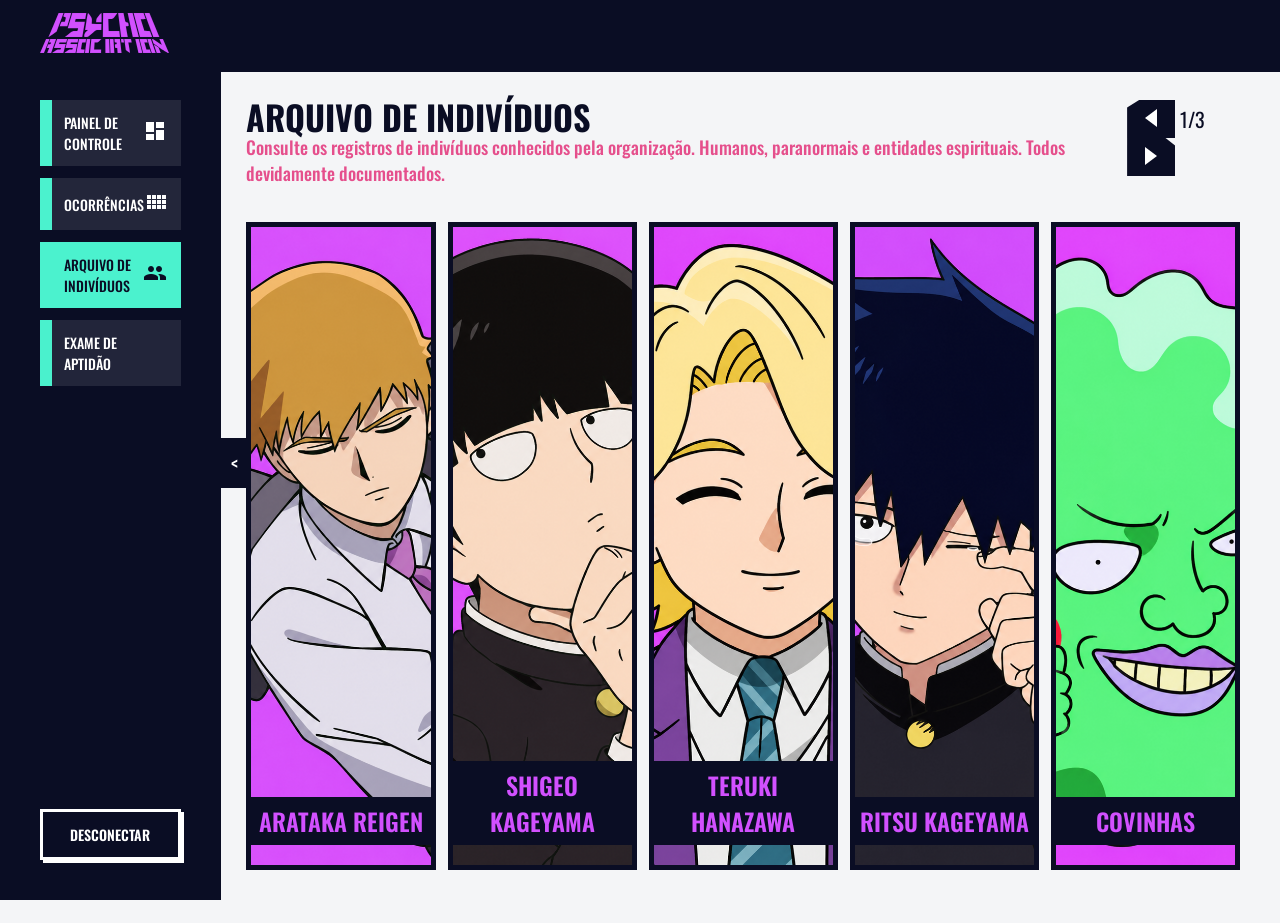
<file: public/dashboard/paranormais.html>
﻿<!DOCTYPE html>
<html lang="en">

<head>
  <meta charset="UTF-8">
  <meta name="viewport" content="width=device-width, initial-scale=1.0">
  <title>PsychoAssociation | Paranormais</title>
  <link rel="stylesheet" href="../css/paranormais.css">

  <script src="../js/funcoes.js"></script>
  <script src="../js/sessao.js"></script>

  <link rel="icon" type="image/x-icon" href="../assets/icon/psycho-association-logo.svg">

  <link rel="stylesheet" href="https://fonts.googleapis.com/icon?family=Material+Icons">
</head>

<body onload="apagarCarregamento(); validarSessao(); inicializarParanormais();">
  <header>
    <div class="icon">
      <img src="../assets/icon/psycho-association-logo.svg">
    </div>
    <div class="user-info">
      <span class="user-name" id="b_usuario"></span>
      <span class="user-email" id="e_usuario"></span>
    </div>
  </header>
  <nav>
    <button class="close-nav" onclick="fecharNav()">
      <
    </button>
    <div class="nav-button" onclick="window.location = 'dashboard.html'">
      <span>PAINEL DE CONTROLE</span>
      <span><i class="material-icons">dashboard</i></span>
    </div>
    <div class="nav-button" onclick="window.location = 'ocorrencias.html'">
      <span>OCORRÊNCIAS</span>
     <span><i class="material-icons">view_comfy</i></span>
    </div>
    <div class="nav-button selected">
      <span>ARQUIVO DE INDIVÍDUOS</span>
      <span><i class="material-icons"">group</i></span>
    </div>
    <div class="nav-button" onclick="window.location = 'quiz.html'">
      <span>EXAME DE APTIDÃO</span>
      <span><i class="material-icons">quiz</i></span>
    </div>

    <button class="disconnect" onclick="limparSessao()">
      DESCONECTAR
    </button>
  </nav>

  <main>
    <div class="top-container">
      <div>
        <h2>ARQUIVO DE INDIVÍDUOS</h2>
        <h3>Consulte os registros de indivíduos conhecidos pela organização. Humanos, paranormais e entidades espirituais. Todos devidamente documentados.</h3>
      </div>
      <div>
        <button class="left-button" onclick="voltarPaginaParanormais()"><img src="../assets/icon/left-arrow.svg"></button>
        <span id="span_paginacao_paranormais"></span>
        <button class="right-button" onclick="avancarPaginaParanormais()"><img src="../assets/icon/right-arrow.svg"></button>
      </div>
    </div>
    <div class="bottom-container">
    </div>
  </main>
</body>

</html>
<script>
  const personagensParanormais = [
    {
        nome: 'ARATAKA REIGEN',
        tipo: 'Paranormal',
        descricao: 'Fundador e atual responsável pela Psycho Association, Reigen é um especialista em fenômenos paranormais e um excelente negociador. Com habilidades excepcionais de comunicação, sabe lidar com clientes, situações complicadas e, principalmente, com a administração da organização. Sua experiência é inquestionável. Seus métodos, nem sempre.',
        imagem: '../assets/imgs/tela-personagens/arataka-reigen.png',
        alt: 'Arataka Reigen'
    },
    {
        nome: 'SHIGEO KAGEYAMA',
        tipo: 'Paranormal',
        descricao: 'Conhecido como Mob, Shigeo é um jovem de poucas palavras e um potencial psíquico extraordinário. Sua capacidade de canalizar enormes quantidades de energia paranormal faz dele um dos principais agentes de campo da organização. Apesar de seu poder impressionante, prefere evitar conflitos e levar uma vida tranquila. Recomendamos não testar seus limites emocionais.',
        imagem: '../assets/imgs/tela-personagens/shigeo-kageyama.png',
        alt: 'Shigeo Kageyama'
    },
    {
        nome: 'TERUKI HANAZAWA',
        tipo: 'Paranormal',
        descricao: 'Também conhecido como Teru, Hanazawa é um paranormal habilidoso que possui excelente controle sobre suas capacidades psíquicas. Sua experiência em confrontos sobrenaturais e sua versatilidade no uso da telecinese fazem dele um dos agentes mais preparados para situações de risco. Possui bastante confiança em suas habilidades. Às vezes, até demais.',
        imagem: '../assets/imgs/tela-personagens/teruki-hanazawa.png',
        alt: 'Teruki Hanazawa'
    },
    {
        nome: 'RITSU KAGEYAMA',
        tipo: 'Paranormal',
        descricao: 'Irmão mais novo de Shigeo, Ritsu é um estudante extremamente inteligente e disciplinado, com habilidades psíquicas próprias. Sua capacidade analítica e facilidade para compreender fenômenos complexos fazem dele um importante membro da equipe de investigação. Embora inicialmente tenha demonstrado interesse em superar o irmão, hoje utiliza suas habilidades para objetivos mais construtivos.',
        imagem: '../assets/imgs/tela-personagens/ritsu-kageyama.png',
        alt: 'Ritsu Kageyama'
    },
    {
        nome: 'COVINHAS',
        tipo: 'Espírito',
        descricao: 'Uma entidade espiritual de personalidade excêntrica e ambições questionáveis. Após inúmeras experiências no mundo dos vivos, Covinhas passou a colaborar com a organização, oferecendo conhecimentos sobre espíritos, possessões e manifestações sobrenaturais. Apesar de sua aparência peculiar, é um recurso valioso para investigações envolvendo outras entidades. Não aceite conselhos sobre dominação mundial.',
        imagem: '../assets/imgs/tela-personagens/ekubo.png',
        alt: 'Covinhas'
    },
    {
        nome: 'KATSUYA SERIZAWA',
        tipo: 'Paranormal',
        descricao: 'Ex-integrante da organização Garra, Serizawa possui uma quantidade extraordinária de energia psíquica. Após superar anos de isolamento, passou a trabalhar ao lado de Reigen, utilizando suas habilidades para auxiliar pessoas afetadas por fenômenos sobrenaturais. Apesar de sua força impressionante, ainda está desenvolvendo sua confiança e suas habilidades sociais.',
        imagem: '../assets/imgs/tela-personagens/serizawa-katsuya.png',
        alt: 'Katsuya Serizawa'
    },
    {
        nome: 'TOME KURATA',
        tipo: 'Humano',
        descricao: 'Ex-presidente do Clube de Telepatia, Tome possui um interesse praticamente inesgotável por fenômenos inexplicáveis, extraterrestres e comunicação psíquica. Embora não apresente habilidades paranormais conhecidas, sua curiosidade e determinação são características valiosas para investigações. É capaz de transformar qualquer acontecimento estranho em uma possível evidência de vida alienígena.',
        imagem: '../assets/imgs/tela-personagens/tome-kurata.png',
        alt: 'Tome Kurata'
    },
    {
        nome: 'SHO SUZUKI',
        tipo: 'Paranormal',
        descricao: 'Filho do antigo líder da organização Garra, Sho é um jovem paranormal com habilidades ofensivas impressionantes e grande capacidade de armazenar energia psíquica. Independente e estrategista, demonstrou coragem ao enfrentar os planos de seu próprio pai. Possui uma tendência a agir por conta própria, mesmo quando a situação exige planejamento coletivo.',
        imagem: '../assets/imgs/tela-personagens/sho-suzuki.png',
        alt: 'Sho Suzuki'
    },
    {
        nome: 'MUSASHI GODA',
        tipo: 'Humano',
        descricao: 'Presidente do Clube de Aperfeiçoamento Corporal, Musashi é um exemplo de disciplina, determinação e companheirismo. Apesar de não possuir habilidades psíquicas, sua força física e disposição para proteger os outros são notáveis. Exerce uma influência positiva sobre Shigeo e acredita que qualquer pessoa pode evoluir por meio do esforço. Desistir não faz parte de seu vocabulário.',
        imagem: '../assets/imgs/tela-personagens/musashi-godo.png',
        alt: 'Musashi Goda'
    },
    {
        nome: 'TENGA ONIGAWARA',
        tipo: 'Humano',
        descricao: 'Anteriormente conhecido por sua reputação de delinquente, Onigawara passou a integrar o Clube de Aperfeiçoamento Corporal em busca de desenvolvimento pessoal. Sua aparência intimidadora esconde uma personalidade leal e determinada. Embora não possua capacidades paranormais, demonstra coragem diante de situações adversas. Não confunda sua expressão habitual com hostilidade.',
        imagem: '../assets/imgs/tela-personagens/onigawara-tenga.png',
        alt: 'Tenga Onigawara'
    },
    {
        nome: 'TSUBOMI TAKANE',
        tipo: 'Humano',
        descricao: 'Amiga de infância de Shigeo, Tsubomi é uma estudante conhecida por sua personalidade independente e por não se impressionar facilmente com habilidades paranormais. Não possui poderes psíquicos conhecidos, mas exerce uma influência significativa no desenvolvimento emocional de Mob. Sua presença demonstra que capacidades extraordinárias nem sempre são necessárias para causar um grande impacto.',
        imagem: '../assets/imgs/tela-personagens/tsubomi.png',
        alt: 'Tsubomi Takane'
    },
    {
        nome: 'NOZOMU HATORI',
        tipo: 'Paranormal',
        descricao: 'Ex-integrante dos Cinco Supremos da organização Garra, Hatori possui a capacidade de controlar dispositivos eletrônicos por meio de suas habilidades psíquicas. Seu domínio sobre equipamentos tecnológicos representa um risco considerável para sistemas de comunicação e infraestrutura. Recomenda-se atenção especial ao funcionamento de aparelhos eletrônicos durante ocorrências envolvendo este indivíduo.',
        imagem: '../assets/imgs/tela-personagens/nozomo-hatori.png',
        alt: 'Nozomu Hatori'
    },
    {
        nome: 'TOSHIKI MINEGISHI',
        tipo: 'Paranormal',
        descricao: 'Ex-integrante dos Cinco Supremos da organização Garra, Minegishi possui a habilidade de manipular plantas e acelerar seu crescimento por meio de energia psíquica. Seu poder permite transformar vegetações aparentemente inofensivas em estruturas de grande capacidade ofensiva e defensiva. Após a queda da Garra, passou a trabalhar em uma floricultura. Uma escolha profissional bastante apropriada.',
        imagem: '../assets/imgs/tela-personagens/toshiki-minegishi.png',
        alt: 'Toshiki Minegishi'
    }
];

  let paginaAtualParanormais = 1;
  let totalPaginasParanormais = 1;
  const cardsPorPagina = 5;

  function renderizarCardsParanormais(personagens) {
    const containerCards = document.querySelector('.bottom-container');

    let htmlCards = '';

    for (let i = 0; i < personagens.length; i++) {
      const personagem = personagens[i];

      htmlCards += `
        <div class="paranormal-card">
          <div class="character-name">
            ${personagem.nome}
          </div>
          <div class="overlay">
            <h3>${personagem.tipo}</h3>
            <h2>${personagem.nome}</h2>
            <div class="desc">
              <p>${personagem.descricao}</p>
            </div>
          </div>
          <img src="${personagem.imagem}" alt="${personagem.alt}">
        </div>
      `;
    }

    containerCards.innerHTML = htmlCards;
  }

  function inicializarParanormais() {
    if (personagensParanormais.length === 0) {
      totalPaginasParanormais = 1;
      renderizarPaginaParanormais();
      return;
    }

    totalPaginasParanormais = Math.ceil(personagensParanormais.length / cardsPorPagina);
    paginaAtualParanormais = 1;

    renderizarPaginaParanormais();
  }

  function renderizarPaginaParanormais() {
    const indiceInicial = (paginaAtualParanormais - 1) * cardsPorPagina;
    const indiceFinal = indiceInicial + cardsPorPagina;
    const personagensDaPagina = personagensParanormais.slice(indiceInicial, indiceFinal);

    renderizarCardsParanormais(personagensDaPagina);

    const spanPaginacao = document.getElementById('span_paginacao_paranormais');
    spanPaginacao.innerText = `${paginaAtualParanormais}/${totalPaginasParanormais}`;
  }

  function avancarPaginaParanormais() {
    if (paginaAtualParanormais < totalPaginasParanormais) {
      paginaAtualParanormais = paginaAtualParanormais + 1;
      renderizarPaginaParanormais();
    }
  }

  function voltarPaginaParanormais() {
    if (paginaAtualParanormais > 1) {
      paginaAtualParanormais = paginaAtualParanormais - 1;
      renderizarPaginaParanormais();
    }
  }
</script>
</file>
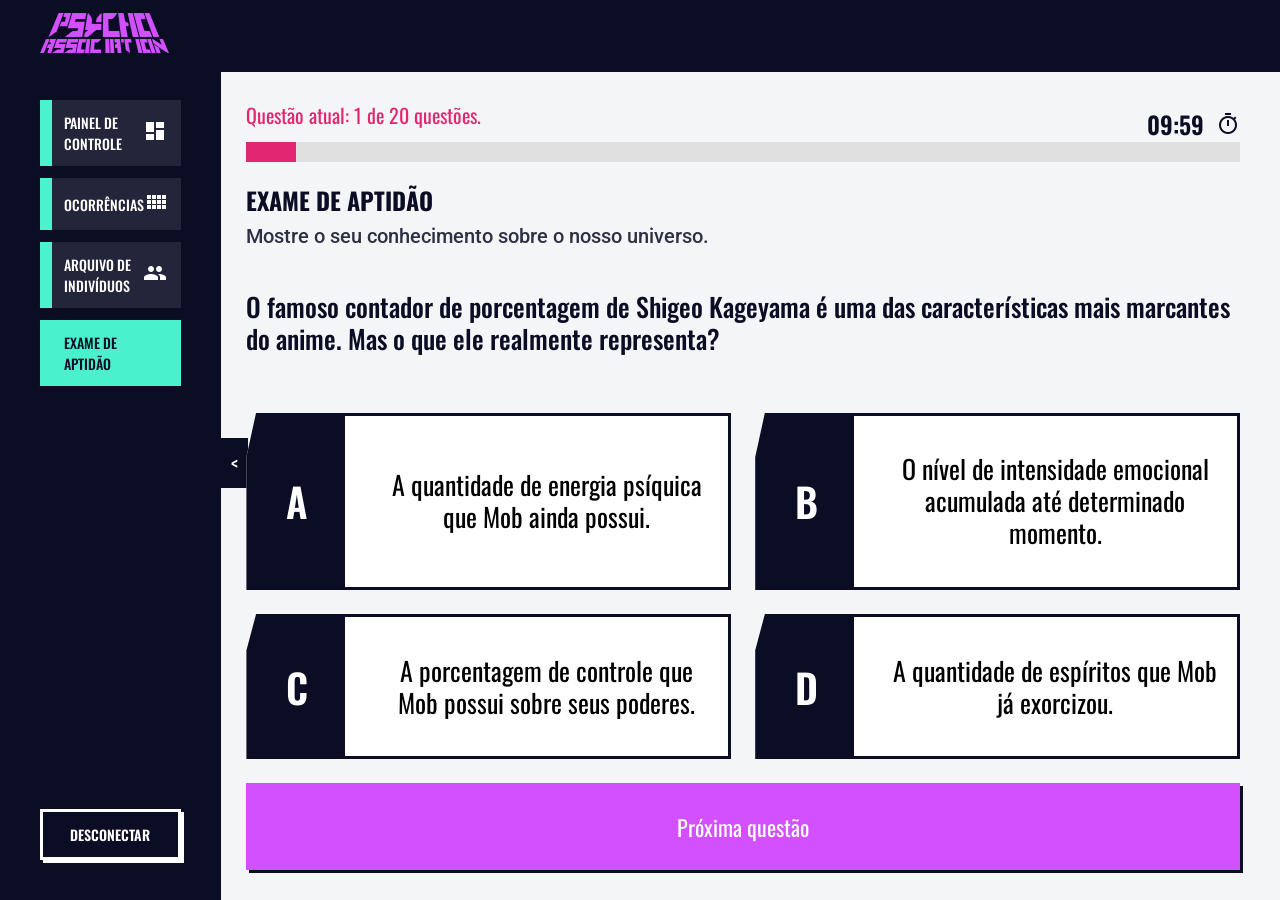
<file: public/dashboard/quiz-jogo.html>
<!DOCTYPE html>
<html lang="en">

<head>
  <meta charset="UTF-8">
  <meta name="viewport" content="width=device-width, initial-scale=1.0">
  <title>PsychoAssociation | Exame de Aptidão</title>
  <link rel="stylesheet" href="../css/quiz.css">

  <script src="../js/funcoes.js"></script>
  <script src="../js/sessao.js"></script>

  <link rel="icon" type="image/x-icon" href="../assets/icon/psycho-association-logo.svg">
  <link rel="stylesheet" href="https://fonts.googleapis.com/icon?family=Material+Icons">
</head>

<body onload="apagarCarregamento(); validarSessao(); iniciarTelaQuizJogo();">
  <header>
    <div class="icon">
      <img src="../assets/icon/psycho-association-logo.svg">
    </div>
    <div class="user-info">
      <span class="user-name" id="b_usuario"></span>
      <span class="user-email" id="e_usuario"></span>
    </div>
  </header>
  <nav>
    <button class="close-nav" onclick="fecharNav()">&lt;</button>
    <div class="nav-button" onclick="window.location = 'dashboard.html'">
      <span>PAINEL DE CONTROLE</span>
      <span><i class="material-icons">dashboard</i></span>
    </div>
    <div class="nav-button" onclick="window.location = 'ocorrencias.html'">
      <span>OCORRÊNCIAS</span>
      <span><i class="material-icons">view_comfy</i></span>
    </div>
    <div class="nav-button" onclick="window.location = 'paranormais.html'">
      <span>ARQUIVO DE INDIVÍDUOS</span>
      <span><i class="material-icons">group</i></span>
    </div>
    <div class="nav-button selected" onclick="window.location = 'quiz.html'">
      <span>EXAME DE APTIDÃO</span>
      <span><i class="material-icons">quiz</i></span>
    </div>

    <button class="disconnect" onclick="limparSessao()">DESCONECTAR</button>
  </nav>

  <main>

    <div class="bottom-container">
      <div class="quiz-content">
        <div id="jogo" class="jogo-container" style="display: flex;">
          <div class="timer-quiz">
            <span id="span_tempo_quiz">10:00</span>
            <i class="material-icons">timer</i>
          </div>

          <div id="info_questao" class="info">
            <span>Questão atual: <span id="span_numero_da_questao_atual"></span> de <span id="qtd_questoes"></span> questões.</span>
            <progress id="barra" class="progress-bar" value="1" max="20"></progress>
            <div id="pergunta_da_questao_atual" class="question">
              <span id="span_titulo_caso_atual" class="case-title"></span>
              <span id="span_descricao_caso_atual" class="case-description"></span>
              <span id="span_questao_exibida"></span>
            </div>
          </div>

          <div id="opcoes" class="options-container">
            <span class="choice" onclick="selecionarOpcaoPorId('primeira_opcao')">
              <div class="choice-letter">A</div>
              <input type="radio" id="primeira_opcao" name="option" class="radio" value="0" />
              <label for="primeira_opcao" class="option" id="label_opcao_um"></label>
            </span>
            <span class="choice" onclick="selecionarOpcaoPorId('segunda_opcao')">
              <div class="choice-letter">B</div>
              <input type="radio" id="segunda_opcao" name="option" class="radio" value="1" />
              <label for="segunda_opcao" class="option" id="label_opcao_dois"></label>
            </span>
            <span class="choice" onclick="selecionarOpcaoPorId('terceira_opcao')">
              <div class="choice-letter">C</div>
              <input type="radio" id="terceira_opcao" name="option" class="radio" value="2" />
              <label for="terceira_opcao" class="option" id="label_opcao_tres"></label>
            </span>
            <span class="choice" onclick="selecionarOpcaoPorId('quarta_opcao')">
              <div class="choice-letter">D</div>
              <input type="radio" id="quarta_opcao" name="option" class="radio" value="3" />
              <label for="quarta_opcao" class="option" id="label_opcao_quatro"></label>
            </span>
          </div>

          <div id="botoes" class="buttons-container">
            <div>
              <button onclick="avancar()" id="btn_prox" class="submit">Próxima questão</button>
            </div>
          </div>
        </div>
      </div>
    </div>
  </main>
</body>

</html>
<script>
  const examCategories = {
    poderesPsiquicos: [
      {
        question: "O famoso contador de porcentagem de Shigeo Kageyama é uma das características mais marcantes do anime. Mas o que ele realmente representa?",
        alternatives: [
          "A quantidade de energia psíquica que Mob ainda possui.",
          "O nível de intensidade emocional acumulada até determinado momento.",
          "A porcentagem de controle que Mob possui sobre seus poderes.",
          "A quantidade de espíritos que Mob já exorcizou."
        ],
        correctAnswer: 1
      },
      {
        question: "Um esper consegue movimentar objetos sem sequer encostar neles. Qual é o nome dessa habilidade? Esperamos que você saiba, afinal, é praticamente o básico do treinamento.",
        alternatives: ["Telepatia.", "Clarividência.", "Telecinese.", "Projeção astral."],
        correctAnswer: 2
      },
      {
        question: "Durante a história, Mob demonstra possuir uma quantidade absurda de energia psíquica. Qual é uma característica importante de seus poderes?",
        alternatives: [
          "Seus poderes dependem exclusivamente da presença de espíritos.",
          "Suas habilidades estão fortemente relacionadas às suas emoções.",
          "Ele só consegue utilizar seus poderes durante a noite.",
          "Seus poderes são emprestados de outros espers."
        ],
        correctAnswer: 1
      },
      {
        question: "Imagine que um esper precisa proteger uma pessoa de um ataque utilizando uma barreira invisível. Qual habilidade seria mais adequada para essa situação?",
        alternatives: ["Criar uma barreira psíquica.", "Utilizar telepatia.", "Realizar uma projeção astral.", "Executar uma possessão espiritual."],
        correctAnswer: 0
      },
      {
        question: "No universo de Mob Psycho 100, possuir poderes psíquicos não significa necessariamente ser uma pessoa extraordinária em todos os aspectos. Qual é uma das principais mensagens transmitidas pela história?",
        alternatives: [
          "Pessoas com poderes são naturalmente superiores às demais.",
          "A força psíquica é o único fator que determina o valor de alguém.",
          "Ter habilidades especiais não torna alguém melhor do que as outras pessoas.",
          "Todo esper precisa utilizar seus poderes para conseguir reconhecimento."
        ],
        correctAnswer: 2
      }
    ],
    espiritos: [
      {
        question: "Covinhas, também conhecido como Dimple, inicialmente se aproxima de Mob com um objetivo bastante específico. Qual era sua intenção?",
        alternatives: ["Tornar-se um exorcista profissional.", "Conseguir seguidores e se tornar um deus.", "Encontrar outros espíritos para formar uma organização.", "Ensinar Mob a controlar seus poderes."],
        correctAnswer: 1
      },
      {
        question: "Nem todo espírito encontrado por Mob é necessariamente maligno. Mas quando uma entidade começa a possuir pessoas e causar problemas, qual profissional costuma ser chamado para resolver a situação?",
        alternatives: ["Um investigador criminal.", "Um exorcista.", "Um médico especializado em espers.", "Um membro da Garra."],
        correctAnswer: 1
      },
      {
        question: "Imagine que você encontrou um espírito extremamente poderoso que consegue manipular pessoas e objetos. Qual é a melhor conclusão inicial?",
        alternatives: ["Todo espírito poderoso possui intenções malignas.", "A entidade precisa ser avaliada antes que sua natureza e seus objetivos sejam determinados.", "O espírito deve ser imediatamente recrutado pela organização.", "Espíritos não conseguem interagir com o mundo físico."],
        correctAnswer: 1
      },
      {
        question: "Durante a história, Mob encontra espíritos com diferentes personalidades e intenções. O que isso demonstra sobre as entidades espirituais?",
        alternatives: ["Todos os espíritos possuem exatamente o mesmo comportamento.", "Espíritos são incapazes de desenvolver relações com humanos.", "As entidades podem apresentar personalidades e objetivos diferentes.", "Todo espírito deseja se tornar um deus."],
        correctAnswer: 2
      },
      {
        question: "Covinhas passa boa parte da história tentando se aproximar de Mob, mesmo depois de seus planos iniciais não saírem como esperado. Qual característica melhor descreve essa relação?",
        alternatives: ["Uma rivalidade que nunca permite qualquer tipo de cooperação.", "Uma relação complexa que evolui entre interesses próprios e amizade.", "Uma relação exclusivamente profissional entre mestre e aluno.", "Uma aliança criada para destruir a Garra."],
        correctAnswer: 1
      }
    ],
    organizacoes: [
      {
        question: "A Garra é uma das organizações mais perigosas do universo de Mob Psycho 100. Qual é sua principal característica?",
        alternatives: ["É uma associação de exorcistas que protege cidades.", "É uma organização formada por espers que busca impor seu domínio por meio dos poderes psíquicos.", "É um laboratório dedicado exclusivamente ao estudo de espíritos.", "É uma escola especializada em desenvolver habilidades psíquicas."],
        correctAnswer: 1
      },
      {
        question: "A Garra possui uma estrutura hierárquica e membros com diferentes níveis de poder. Como são conhecidos os integrantes de sua divisão de elite?",
        alternatives: ["Os Sete Clãs.", "Os Sete Mestres.", "Os Super 5.", "Os Cinco Grandes."],
        correctAnswer: 2
      },
      {
        question: "Toichiro Suzuki é uma figura extremamente importante dentro da Garra. Qual é sua posição na organização?",
        alternatives: ["Fundador e líder da Garra.", "Um exorcista contratado para combater espíritos.", "Um pesquisador responsável pelo Laboratório de Desenvolvimento.", "Um membro dos Super 5 que deseja derrubar a organização."],
        correctAnswer: 0
      },
      {
        question: "O Laboratório de Desenvolvimento de Poderes Psíquicos aparece na história como um lugar relacionado a jovens com habilidades especiais. Qual era sua principal finalidade?",
        alternatives: ["Treinar exorcistas para combater espíritos malignos.", "Estudar e desenvolver habilidades psíquicas de crianças e adolescentes.", "Produzir objetos amaldiçoados para a Garra.", "Investigar fenômenos naturais sem relação com espers."],
        correctAnswer: 1
      },
      {
        question: "A existência de organizações como a Garra demonstra um problema recorrente no universo de Mob Psycho 100. Qual é ele?",
        alternatives: ["Todos os espers são incapazes de trabalhar em equipe.", "Pessoas com poderes psíquicos podem utilizar suas habilidades para manipular e controlar outras pessoas.", "Espíritos são sempre mais poderosos que seres humanos.", "A sociedade desconhece completamente a existência de habilidades especiais."],
        correctAnswer: 1
      }
    ],
    personagens: [
      {
        question: "Reigen Arataka é conhecido por trabalhar com fenômenos paranormais, mas existe um detalhe bastante curioso sobre suas habilidades. Qual é?",
        alternatives: ["Ele possui um dos maiores níveis de energia psíquica do Japão.", "Ele é um espírito que assumiu forma humana.", "Ele não possui poderes psíquicos, mas trabalha como médium e exorcista.", "Ele consegue absorver os poderes de outros espers."],
        correctAnswer: 2
      },
      {
        question: "Ritsu Kageyama é irmão mais novo de Mob. Qual era uma de suas maiores frustrações no início da história?",
        alternatives: ["Não conseguir acompanhar Mob nos estudos.", "Não possuir habilidades psíquicas como seu irmão.", "Não conseguir enxergar espíritos.", "Não ser aceito pela organização Garra."],
        correctAnswer: 1
      },
      {
        question: "Teruki Hanazawa, também conhecido como Teru, começa sua trajetória com uma visão bastante particular sobre os espers. O que ele acreditava inicialmente?",
        alternatives: ["Que pessoas com poderes psíquicos eram superiores às pessoas comuns.", "Que todos os espíritos deveriam ser protegidos.", "Que Reigen era o esper mais poderoso do Japão.", "Que a Garra deveria controlar todas as cidades."],
        correctAnswer: 0
      },
      {
        question: "Quem é o principal responsável por orientar Mob sobre como lidar com situações do cotidiano, mesmo não sendo um esper?",
        alternatives: ["Ritsu Kageyama.", "Teruki Hanazawa.", "Reigen Arataka.", "Toichiro Suzuki."],
        correctAnswer: 2
      },
      {
        question: "Tome Kurata possui um interesse bastante particular pelo universo paranormal. Qual é sua principal obsessão?",
        alternatives: ["Encontrar uma organização de exorcistas.", "Estudar e encontrar evidências de fenômenos extraterrestres.", "Tornar-se líder da Garra.", "Desenvolver poderes psíquicos artificiais."],
        correctAnswer: 1
      }
    ]
  };

  function montarQuestoesPorCategoria(categorias) {
    const lista = [];
    const ordemCategorias = ['poderesPsiquicos', 'espiritos', 'organizacoes', 'personagens'];
    for (let i = 0; i < ordemCategorias.length; i++) {
      const categoriaAtual = ordemCategorias[i];
      const listaCategoria = categorias[categoriaAtual];
      for (let j = 0; j < listaCategoria.length; j++) {
        const questaoAtual = listaCategoria[j];
        lista.push({
          category: categoriaAtual,
          question: questaoAtual.question,
          alternatives: questaoAtual.alternatives,
          correctAnswer: questaoAtual.correctAnswer
        });
      }
    }
    return lista;
  }

  const listaDeQuestoes = montarQuestoesPorCategoria(examCategories);
  const acertosPorCategoria = { poderesPsiquicos: 0, espiritos: 0, organizacoes: 0, personagens: 0 };
  let numeroDaQuestaoAtual = 0;
  let pontuacaoFinal = 0;
  let quizFinalizado = false;
  let tempoRestanteSegundos = 600;
  let intervaloTimer = null;
  let atalhoEnterConfigurado = false;

  function iniciarTelaQuizJogo() {
    const idUsuarioLogado = sessionStorage.ID_USUARIO || 'anonimo';
    const chaveCooldownQuiz = `quizCooldownAte_${idUsuarioLogado}`;
    const cooldownAte = Number(localStorage.getItem(chaveCooldownQuiz) || 0);

    if (!Number.isNaN(cooldownAte) && Date.now() < cooldownAte) {
      alert('Você ainda está em cooldown. Aguarde antes de iniciar um novo exame.');
      window.location = 'quiz.html';
      return;
    }

    configurarSelecaoOpcoes();
    configurarAtalhoEnter();
    resetarAcertosPorCategoria();
    desmarcarRadioButtons();
    limparCoresBackgroundOpcoes();

    numeroDaQuestaoAtual = 0;
    pontuacaoFinal = 0;
    quizFinalizado = false;
    tempoRestanteSegundos = 600;

    qtd_questoes.innerHTML = listaDeQuestoes.length;
    barra.max = listaDeQuestoes.length;
    barra.value = 1;

    preencherHTMLcomQuestaoAtual(0);
    iniciarTimerQuiz();
  }

  function definirTexto(idElemento, valor) {
    document.getElementById(idElemento).innerHTML = valor;
  }

  function formatarTempo(totalSegundos) {
    const minutos = Math.floor(totalSegundos / 60);
    const segundos = totalSegundos % 60;
    return `${String(minutos).padStart(2, '0')}:${String(segundos).padStart(2, '0')}`;
  }

  function atualizarTempoQuiz() {
    span_tempo_quiz.innerHTML = formatarTempo(tempoRestanteSegundos);
  }

  function pararTimerQuiz() {
    if (intervaloTimer) {
      clearInterval(intervaloTimer);
      intervaloTimer = null;
    }
  }

  function iniciarTimerQuiz() {
    pararTimerQuiz();
    atualizarTempoQuiz();
    intervaloTimer = setInterval(function () {
      tempoRestanteSegundos--;
      atualizarTempoQuiz();
      if (tempoRestanteSegundos <= 0) {
        pararTimerQuiz();
        if (!quizFinalizado) {
          alert('Tempo esgotado! O exame será encerrado automaticamente.');
          finalizarJogo();
        }
      }
    }, 1000);
  }

  function configurarAtalhoEnter() {
    if (atalhoEnterConfigurado) {
      return;
    }

    document.addEventListener('keydown', function (event) {
      if (event.key !== 'Enter') {
        return;
      }
      event.preventDefault();
      avancar();
    });

    atalhoEnterConfigurado = true;
  }

  function preencherHTMLcomQuestaoAtual(index) {
    habilitarAlternativas(true);
    const questaoAtual = listaDeQuestoes[index];
    numeroDaQuestaoAtual = index;
    definirTexto('span_numero_da_questao_atual', Number(index) + 1);
    definirTexto('span_titulo_caso_atual', 'EXAME DE APTIDÃO');
    definirTexto('span_descricao_caso_atual', 'Mostre o seu conhecimento sobre o nosso universo.');
    definirTexto('span_questao_exibida', questaoAtual.question);
    definirTexto('label_opcao_um', questaoAtual.alternatives[0]);
    definirTexto('label_opcao_dois', questaoAtual.alternatives[1]);
    definirTexto('label_opcao_tres', questaoAtual.alternatives[2]);
    definirTexto('label_opcao_quatro', questaoAtual.alternatives[3]);
    barra.value = index + 1;
  }

  function avancar() {
    const options = document.getElementsByName('option');
    let hasChecked = false;

    for (let i = 0; i < options.length; i++) {
      if (options[i].checked) {
        hasChecked = true;
      }
    }

    if (!hasChecked) {
      alert('Não há alternativas escolhidas. Escolha uma opção.');
      return;
    }

    checarResposta();

    if (numeroDaQuestaoAtual >= listaDeQuestoes.length - 1) {
      finalizarJogo();
      return;
    }

    desmarcarRadioButtons();
    limparCoresBackgroundOpcoes();
    preencherHTMLcomQuestaoAtual(numeroDaQuestaoAtual + 1);
  }

  function configurarSelecaoOpcoes() {
    const options = document.getElementsByName('option');
    options.forEach(function (option) {
      option.addEventListener('change', atualizarOpcaoSelecionadaVisual);
    });
  }

  function selecionarOpcaoPorId(idOpcao) {
    const opcao = document.getElementById(idOpcao);
    if (!opcao || opcao.disabled) {
      return;
    }
    opcao.checked = true;
    atualizarOpcaoSelecionadaVisual();
  }

  function atualizarOpcaoSelecionadaVisual() {
    const cards = document.querySelectorAll('.choice');
    cards.forEach(function (card) {
      card.classList.remove('quiz-option-selected');
    });

    const opcaoSelecionada = document.querySelector('input[name="option"]:checked');
    if (opcaoSelecionada) {
      const cardSelecionado = opcaoSelecionada.closest('.choice');
      if (cardSelecionado) {
        cardSelecionado.classList.add('quiz-option-selected');
      }
    }
  }

  function habilitarAlternativas(permitir) {
    const bloquear = !permitir;
    primeira_opcao.disabled = bloquear;
    segunda_opcao.disabled = bloquear;
    terceira_opcao.disabled = bloquear;
    quarta_opcao.disabled = bloquear;
    if (bloquear) {
      opcoes.classList.add('options-locked');
    } else {
      opcoes.classList.remove('options-locked');
    }
  }

  function checarResposta() {
    const questaoAtual = listaDeQuestoes[numeroDaQuestaoAtual];
    const respostaQuestaoAtual = String(questaoAtual.correctAnswer);
    const options = document.getElementsByName('option');
    let alternativaEscolhida = null;

    options.forEach(function (option) {
      if (option.checked) {
        alternativaEscolhida = option;
      }
    });

    if (!alternativaEscolhida) {
      return;
    }

    if (alternativaEscolhida.value === respostaQuestaoAtual) {
      pontuacaoFinal++;
      acertosPorCategoria[questaoAtual.category]++;
    }
  }

  function limparCoresBackgroundOpcoes() {
    const cards = document.querySelectorAll('.choice');
    cards.forEach(function (card) {
      card.classList.remove('quiz-option-selected');
      card.classList.remove('quiz-option-correct');
      card.classList.remove('quiz-option-wrong');
    });
  }

  function desmarcarRadioButtons() {
    const options = document.getElementsByName('option');
    for (let i = 0; i < options.length; i++) {
      options[i].checked = false;
    }
    atualizarOpcaoSelecionadaVisual();
  }

  function resetarAcertosPorCategoria() {
    acertosPorCategoria.poderesPsiquicos = 0;
    acertosPorCategoria.espiritos = 0;
    acertosPorCategoria.organizacoes = 0;
    acertosPorCategoria.personagens = 0;
  }

  function obterMensagemResultadoPorPercentual(percentual) {
    if (percentual <= 30) {
      return { mensagem: 'Parece que você precisa reforçar seus estudos.', classe: 'subtitle-danger' };
    }

    if (percentual > 30 && percentual < 90) {
      return { mensagem: 'Bom desempenho, mas ainda dá para evoluir.', classe: 'subtitle-warning' };
    }

    return { mensagem: 'Excelente! Você está pronto para as operações.', classe: 'subtitle-success' };
  }

  function salvarResultadoFinalNoStorage(mensagemFinal, classeMensagemFinal) {
    const idUsuarioLogado = sessionStorage.ID_USUARIO || 'anonimo';
    const chaveResultadoQuiz = `quizResultado_${idUsuarioLogado}`;
    const percentual = Math.round((pontuacaoFinal / listaDeQuestoes.length) * 100);

    const dadosResultado = {
      pontuacaoFinal: pontuacaoFinal,
      quantidadeDeQuestoes: listaDeQuestoes.length,
      percentual: percentual,
      mensagemFinal: mensagemFinal,
      classeMensagemFinal: classeMensagemFinal,
      acertosPorCategoria: {
        poderesPsiquicos: acertosPorCategoria.poderesPsiquicos,
        espiritos: acertosPorCategoria.espiritos,
        organizacoes: acertosPorCategoria.organizacoes,
        personagens: acertosPorCategoria.personagens
      }
    };

    localStorage.setItem(chaveResultadoQuiz, JSON.stringify(dadosResultado));
  }

  function salvarCooldownNoStorage() {
    const idUsuarioLogado = sessionStorage.ID_USUARIO || 'anonimo';
    const chaveCooldownQuiz = `quizCooldownAte_${idUsuarioLogado}`;
    const tempoCooldownMilissegundos = 10 * 60 * 1000;
    const cooldownAte = Date.now() + tempoCooldownMilissegundos;
    localStorage.setItem(chaveCooldownQuiz, String(cooldownAte));
  }

  function enviar() {
    fetch('/exames/enviar', {
      method: 'POST',
      headers: { 'Content-Type': 'application/json' },
      body: JSON.stringify({
        idUsuarioServer: sessionStorage.ID_USUARIO,
        poderesPsiquicosServer: acertosPorCategoria.poderesPsiquicos,
        espiritosServer: acertosPorCategoria.espiritos,
        organizacoesServer: acertosPorCategoria.organizacoes,
        personagensServer: acertosPorCategoria.personagens
      })
    }).catch(function (erro) {
      console.log('#ERRO:', erro);
    });
  }

  function finalizarJogo() {
    if (quizFinalizado) {
      return;
    }

    quizFinalizado = true;
    pararTimerQuiz();

    const percentual = Math.round((pontuacaoFinal / listaDeQuestoes.length) * 100);
    const resumoMensagem = obterMensagemResultadoPorPercentual(percentual);

    salvarResultadoFinalNoStorage(resumoMensagem.mensagem, resumoMensagem.classe);
    salvarCooldownNoStorage();
    enviar();

    window.location = 'quiz-ultima-tentativa.html';
  }
</script>
</file>
<file: public/css/home.css>
@import url('geral.css');


body {
    display: flex;
    flex-direction: column;
    justify-content: center;
    background-image: url("../assets/imgs/fundo-ruido.png");
    color: var(--azul-escuro);
    overflow-x: hidden;
}

img {
    pointer-events: none;
}

li {
    text-decoration: none;
    list-style: none;
}

header {
    display: flex;
    justify-content: space-between;
    position: fixed;
    top: 0px;
    left: 100px;
    right: 100px;
    background-color: var(--azul-escuro);
    padding: 16px 80px;
    clip-path: polygon(0px 0%, 100% 0%, calc(100% - 30px) 100%, 30px 100%);
    z-index: 1000;
}

header div {
    display: flex;
    column-gap: 250px;
}

header ul {
    color: white;
    display: flex;
    align-items: center;
    height: 100%;
    gap: 16px;
}

header ul li {
    font-weight: 400;
    position: relative;
    cursor: pointer;
}

header ul li::after {
    position: absolute;
    bottom: 0px;
    left: 0px;
    content: '';
    height: 3px;
    width: 0%;
    background-color: var(--azul-claro);
    transition: 0.8s cubic-bezier(0.08, 0.82, 0.17, 1);
}

header ul li:hover::after {
    width: 100%;
}



header ul button {
    padding: 2px 12px;
    color: white;
    box-shadow: 3px 3px white;
    transition: 0.8s cubic-bezier(0.08, 0.82, 0.17, 1);
    cursor: pointer;
}

header ul button:hover {
    transform: rotate(1deg);
    filter: brightness(90%);
    box-shadow: none;
}

header ul .cadastro {
    border: 2px solid white;
    background-color: var(--azul-escuro);
}

header ul .login {
    border: 2px solid white;
    background-color: var(--roxo-claro);
}

section {
    display: flex;
    justify-content: center;
    height: 100vh;
    width: 100%;
}

p {
    margin-top: 12px;
}


.main-section {
    padding-top: 60px;
    background-color: var(--rosa-choque);
}

.limit {
    width: 100%;
    max-width: 1440px;
    padding: 0px 24px;
}

.scroll-view-reveal {
    opacity: 1;
    transform: translateY(0);
}

@supports (animation-timeline: view()) {
    .scroll-view-reveal {
        opacity: 0;
        transform: translateY(40px);
        animation-name: scroll-view-reveal;
        animation-duration: 1ms;
        animation-timing-function: linear;
        animation-fill-mode: both;
        animation-timeline: view();
        animation-range: entry 10% cover 35%;
    }

    @keyframes scroll-view-reveal {
        from {
            opacity: 0;
            transform: translateY(40px);
        }

        to {
            opacity: 1;
            transform: translateY(0);
        }
    }
}

.main-content {
    display: flex;
    justify-content: space-between;
    flex-direction: row;
    align-items: center;
}

.main-text {
    display: flex;
    flex-direction: column;
    width: 50%;
}

.main-text h3 {
    color: var(--azul-claro);
}

.main-text h2 {
    color: white;
    position: relative;
    z-index: 1;
    text-shadow: -7px -6px rgba(0, 0, 0, 0.233);
    font-size: 66px;
    line-height: 80px;
}

.main-text h2:before {
    position: absolute;
    content: "";
    top: 30px;
    left: -10px;
    width: 95%;
    height: 90%;
    background-color: var(--azul-escuro);
    z-index: -1;
}

.main-text p {
    color: white;
    width: 100%;
}

.main-buttons {
    display: flex;
    column-gap: 24px;
    width: 80%;
}

.main-buttons button {
    width: 50%;
    box-sizing: border-box;
    padding: 6px 12px;
    color: white;
    box-shadow: 5px 5px var(--azul-escuro);
    transition: 0.8s cubic-bezier(0.08, 0.82, 0.17, 1);
    cursor: pointer;
    margin-top: 24px;
    align-items: center;
    font-weight: 500;
    display: flex;
    justify-content: center;
}

.main-buttons button:hover {
    transform: rotate(1deg);
    filter: brightness(90%);
    box-shadow: none;
}

.main-buttons .btn-1 {
    border: 2px solid white;
    background-color: var(--roxo-claro);
}

.main-buttons .btn-2 {
    border: 2px solid white;
    background-color: var(--rosa-choque);
}

.main-buttons .btn-2 span {
    animation-name: levitando;
    animation-duration: 0.6s;
    animation-iteration-count: infinite;
    animation-direction: alternate;
}

@keyframes levitando {
    0% {
        transform: translateY(-2px);
    } 100% {
        transform: translateY(2px);
    }
}

.main-image {
    position: relative;
    height: 100%;
}

.main-image .img-1 {
    position: absolute;
    top: -140px;
    left: -140px;
    width: 800px;
    z-index: 1010;
}

.main-image .img-2 {
    position: absolute;
    left: -100px;
    width: 750px;
    top: -10px;
    z-index: 0;
}


.divisoria-diagonal {
    height: 200px;
    background-color: var(--azul-escuro);
    color: white;
    margin-top: -100px;
    z-index: 10;
    bottom: -200px;
    left: -200px;
    right: -200px;
    display: flex;
    align-items: center;
    position: absolute;
    transform: rotate(-3deg);
    overflow: hidden;
}

.divisoria-row {
    display: flex;
    width: max-content;
    flex-shrink: 0;
    animation: scroll 15s linear infinite;
}

.divisoria-row .content {
    display: flex;
    gap: 40px;
    padding-right: 40px;
    flex-shrink: 0;
}

.divisoria-row h2 {
    white-space: nowrap;
}

@keyframes scroll {
    from {
        transform: translateX(0);
    }

    to {
        transform: translateX(-50%);
    }
}

#universe {
    scroll-margin-top: 40px;
}

.about-section {
    z-index: -10000;
    margin-top: 50px;
}

.about-content {
    padding-top: 45px;;
    display: flex;
    justify-content: space-between;
    flex-direction: row;
    align-items: center;
    position: relative;
}

.about-content .back-logo {
    position: absolute;
    z-index: -10;
    right: -40px;
}

.about-text {
    width: 45%;
}

.about-text h3 {
    color: var(--azul-claro);
}

.about-text h2 {
    color: var(--rosa-choque);
    font-size: 60px;
}

.about-text p {
    width: 80%;
}

.about-image img {
    z-index: 1000;
}

.universe-section {
    display: flex;
    align-items: center;
    position: relative;
}

.bridge-icon {
    position: absolute;
    width: 100%;
    max-width: 2000px;
    bottom: 85%;
}

.rocks-icon {
    position: absolute;
    width: 100%;
    max-width: 2000px;
    top: 75%;
    z-index: -100;
}

.universe-background {
    height: 80%;
    background-color: var(--rosa-choque);
    width: 100%;
    display: flex;
    justify-content: center;
    padding-bottom: 45px;
}

.universe-content {
    display: flex;
    flex-direction: column;
    align-items: center;
    padding: 30px 0px;
    row-gap: 80px;
}

.universe-content h2 {
    color: white;
    position: relative;
    z-index: 1;
    text-shadow: -7px -6px rgba(0, 0, 0, 0.233);
}

.universe-content h2:before {
    position: absolute;
    content: "";
    top: 30px;
    width: 102%;
    left: -5px;
    height: 80%;
    background-color: var(--azul-escuro);
    z-index: -1;
}

.universe-cards {
    display: grid;
    grid-template-columns: auto auto;
    width: 100%;
    height: 100%;
    column-gap: 80px;
    row-gap: 80px;
}

.universe-cards .card {
    display: flex;
    flex-direction: column;
    position: relative;
    height: 220px;
    /* border: solid 5px var(--azul-escuro); */
    transition: 0.8s cubic-bezier(0.08, 0.82, 0.17, 1);
    
}

.universe-cards .card:hover {
    transform: rotate(1deg) scale(1.02);
}

.universe-cards .card .card-top-cyan, .card-top-green, .card-top-yellow, .card-top-purple {
    display: flex;
    align-items: center;
    padding: 0px 24px;
    height: 30%;
    background-color: var(--azul-escuro);
    clip-path: polygon(0% 0%, 90% 0%, 100% 70%, 100% 100%, 0% 100%);
}


.universe-cards .card .card-top-cyan::after {
  content: '';
  position: absolute;
  inset: 4px;
  background-color: var(--azul-claro);
  clip-path: polygon(0% 0%, 90% 0%, 100% 17%, 100% 100%, 0% 100%);
  z-index: -1;
}

.universe-cards .card .card-top-green::after {
  content: '';
  position: absolute;
  inset: 4px;
  background-color: var(--verde-claro);
  clip-path: polygon(0% 0%, 90% 0%, 100% 17%, 100% 100%, 0% 100%);
  z-index: -1;
}

.universe-cards .card .card-top-yellow::after {
  content: '';
  position: absolute;
  inset: 4px;
  background-color: var(--amarelo-forte);
  clip-path: polygon(0% 0%, 90% 0%, 100% 17%, 100% 100%, 0% 100%);
  z-index: -1;
}

.universe-cards .card .card-top-purple::after {
  content: '';
  position: absolute;
  inset: 4px;
  background-color: var(--roxo-claro);
  clip-path: polygon(0% 0%, 90% 0%, 100% 17%, 100% 100%, 0% 100%);
  z-index: -1;
}

.universe-cards .card .card-top-cyan, .card-top-green, .card-top-purple, .card-top-yellow h3 {
    font-size: 28px;
    font-weight: 600;
    color: white;
}

.universe-cards .card .card-bottom {
    margin-top: -1px;
    padding: 0px 24px;
    padding-bottom: 24px;
    background-color: white;
    border: solid 5px var(--azul-escuro);
    border-top: none;
    height: 70%;
    color: var(--azul-escuro);
}

.universe-cards .card .card-bottom p {
    width: 60%;
    font-size: 22px;
}

.universe-cards .card img {
    position: absolute;
    bottom: 5px;
    right: 10px;
}

.call-section {
    margin-top: 40px;
    position: relative;
    height: 650px;
}

.call-section .raio-1 {
    position: absolute;
    left: -10px;
    bottom: -280px;
}

.call-section .raio-2 {
    position: absolute;
    right: -10px;
    top: -280px;
    z-index: -1000;
}

.call-image img{
    position: absolute;
    right: 0px;
    top: -60px;
    z-index: -1000;
}

.call-image .img-3{
    z-index: 1000;
    margin-top: 48px;
}

.call-image .img-2{
    margin-top: 10px;
}


.call-text {
    width: 70%;
}

.call-text h3 {
    color: var(--azul-claro);
}

.call-text h2 {
    color: var(--rosa-choque);
}
.call-content button {
    padding: 2px 12px;
    margin-top: 24px;
    font-size: 64px;
    color: white;
    background-color: var(--roxo-claro);
    box-shadow: 8px 8px var(--azul-escuro);
    cursor: pointer;
    border: solid 5px var(--azul-escuro);
    width: 700px;
    transition: 0.8s cubic-bezier(0.08, 0.82, 0.17, 1);
}

.call-content button:hover {
    transform: rotate(0.5deg);
    filter: brightness(90%);
    box-shadow: none;
}

#call {
    scroll-margin-top: 180px;
}

footer {
    display: flex;
    align-items: center;
    justify-content: center;
    width: 100%;
    height: 300px; 
    background-color: var(--azul-escuro);
    clip-path: polygon(0 120px, 100% 0, 100% 100%, 0 100%);
    margin-top: -50px;
    z-index: 10;
    padding-top: 80px;
    color: white;
}

footer div {
    display: flex;
    flex-direction: column;
    row-gap: 12px;
}

footer div p {
    margin-top: 0;
    color: rgba(255, 255, 255, 0.168);
}   

footer div h2 {
    justify-self: flex-end;
}
</file>
<file: public/css/about.css>
@import url('geral.css');

body {
  display: flex;
  flex-direction: column;
  justify-content: center;
  background-image: url("../assets/imgs/fundo-ruido.png");
  color: var(--azul-escuro);
  overflow-x: hidden;
}

header {
  display: flex;
  justify-content: space-between;
  position: fixed;
  top: 10px;
  left: 100px;
  right: 100px;
  background-color: var(--azul-escuro);
  padding: 16px 80px;
  clip-path: polygon(30px 0%, 100% 0%, calc(100% - 30px) 100%, 0% 100%);
  z-index: 1000;
}

header ul {
  color: white;
  display: flex;
  align-items: center;
  width: 40%;
  height: 100%;
  gap: 16px;
}

header ul li {
  font-weight: 500;
  position: relative;
  cursor: pointer;
}

header ul li::after {
  position: absolute;
  bottom: 0px;
  left: 0px;
  content: '';
  height: 3px;
  width: 0%;
  background-color: var(--azul-claro);
  transition: 0.8s cubic-bezier(0.08, 0.82, 0.17, 1);
}

header ul li:hover::after {
  width: 100%;
}

header ul button {
  padding: 2px 12px;
  color: white;
  box-shadow: 3px 3px white;
  transition: 0.8s cubic-bezier(0.08, 0.82, 0.17, 1);
  cursor: pointer;
}

header ul button:hover {
  transform: rotate(1deg);
  filter: brightness(90%);
  box-shadow: none;
}

header ul .cadastro {
  border: 2px solid white;
  background-color: var(--azul-escuro);
}

header ul .login {
  border: 2px solid white;
  background-color: var(--roxo-claro);
}

main {
  display: flex;
  flex-direction: column;
  row-gap: 36px;
  margin-top: 110px;
  height: 100vh;
  padding-bottom: 60px;
  padding-top: 32px;
}

.about-hero-section {
  display: flex;
  justify-content: center;
}

.about-hero-card {
  position: relative;
  display: grid;
  grid-template-columns: 1.2fr 1fr;
  background-color: var(--azul-escuro);
  clip-path: polygon(0% 0%, 95% 0%, 100% 22%, 100% 100%, 0% 100%);
  overflow: hidden;
}

.about-hero-card::before {
  content: '';
  position: absolute;
  inset: 4px;
  background-color: #d9ffff;
  clip-path: polygon(0% 0%, 95% 0%, 100% 22%, 100% 100%, 0% 100%);
  z-index: 0;
}

.about-hero-card > * {
  position: relative;
  z-index: 1;
}

.about-hero-text {
  padding: 24px;
  display: flex;
  flex-direction: column;
  row-gap: 12px;
}

.about-hero-text h3 {
  color: var(--azul-claro);
}

.about-hero-text h2 {
  color: var(--azul-escuro);
  line-height: 56px;
}

.about-hero-text p {
  color: var(--azul-escuro);
  max-width: 85%;
}

.about-hero-text button,
.ghost-button {
  border: solid 2px var(--azul-escuro);
  background-color: white;
  color: var(--azul-escuro);
  width: fit-content;
  padding: 4px 14px;
  box-shadow: 3px 3px var(--azul-escuro);
  cursor: pointer;
  transition: 0.8s cubic-bezier(0.08, 0.82, 0.17, 1);
}

.about-hero-text button:hover,
.ghost-button:hover {
  transform: rotate(1deg);
  box-shadow: none;
}

.about-hero-image {
  padding: 24px 24px 24px 0;
  display: flex;
  align-items: center;
  justify-content: flex-end;
}

.about-content-section {
  display: flex;
  justify-content: center;
}

.about-grid {
  display: grid;
  grid-template-columns: 1.1fr 1.1fr 1fr;
  gap: 16px;
}

.about-column {
  position: relative;
  background-color: var(--azul-escuro);
  clip-path: polygon(0% 0%, 94% 0%, 100% 8%, 100% 100%, 0% 100%);
  padding: 16px;
  display: flex;
  flex-direction: column;
  row-gap: 16px;
  overflow: hidden;
}

.about-column::before {
  content: '';
  position: absolute;
  inset: 3px;
  background-color: white;
  clip-path: polygon(0% 0%, 94% 0%, 100% 8%, 100% 100%, 0% 100%);
  z-index: 0;
}

.about-column > * {
  position: relative;
  z-index: 1;
}

.about-column h3 {
  color: var(--azul-escuro);
}

.memory-cards {
  display: grid;
  grid-template-columns: 1fr 1fr;
  gap: 12px;
}

.memory-card {
  display: flex;
  flex-direction: column;
  row-gap: 8px;
}

.theme-list {
  display: flex;
  flex-direction: column;
  row-gap: 10px;
}

.theme-list li {
  background-color: #d9ffff;
  border: solid 2px var(--azul-escuro);
  padding: 8px 10px;
}

.stickers {
  display: grid;
  grid-template-columns: 1fr 1fr;
  gap: 12px;
}

.topic-card {
  display: grid;
  grid-template-columns: 80px 1fr;
  gap: 12px;
  border: solid 2px var(--azul-escuro);
  padding: 10px;
  background-color: #ffeaff;
}

.topic-card h4 {
  font-size: 34px;
  line-height: 32px;
  color: var(--azul-escuro);
}

.topic-card p {
  font-size: 18px;
  margin-top: 6px;
}

.img-placeholder {
  width: 100%;
  height: 100%;
  min-height: 180px;
  border: dashed 3px var(--azul-escuro);
  background-color: #f6e6ff;
  display: flex;
  align-items: center;
  justify-content: center;
  color: var(--azul-escuro);
  font-size: 22px;
}

.img-placeholder.small {
  min-height: 120px;
}

.img-placeholder.sticker {
  min-height: 100px;
}

.img-placeholder.tiny {
  min-height: 60px;
  font-size: 24px;
  font-weight: 700;
}

footer {
  display: flex;
  align-items: center;
  justify-content: center;
  width: 100%;
  height: 300px;
  background-color: var(--azul-escuro);
  clip-path: polygon(0 120px, 100% 0, 100% 100%, 0 100%);
  margin-top: -50px;
  z-index: 10;
  padding-top: 80px;
  color: white;
}

footer div {
  display: flex;
  flex-direction: column;
  row-gap: 12px;
}

footer div p {
  margin-top: 0;
  color: rgba(255, 255, 255, 0.168);
}
</file>
<file: public/css/cadastro.css>
@import url('auth.css');

body {
  display: flex;
}

.left-container {
  display: flex;
  align-items: center;
  justify-content: center;
  height: 100vh;
  background-color: var(--azul-escuro);
  width: 58vw;
  z-index: 1;
  clip-path: polygon(0 0%, 100% 0%, calc(100% - 120px) 100%, 0% 100%);
}

.content {
  margin-left: -5%;
}

.right-container {
  background-image: url("../assets/imgs/reigen-cadastro.png");
  clip-path: polygon(0 0%, 100% 0%, 100% 100%, 0% 100%);
  background-size: cover;
  height: 100vh;
  width: 55vw;
  position: absolute;
  right: 0;
}

.image {
  height: 100vh;
  width: 55vw;
  background-image: url("../assets/imgs/reigen-cadastro-sem-bkg.png");
  background-size: cover;
  right: 0;
  z-index: 10;
  position: absolute;
}

.image img {
  cursor: pointer;
  position: fixed;
  top: 30px;
  right: 40px;
  color: white;
  transition: 0.1s;
}

.image img:hover {
  transform: scale(1.02);
}

.confirmation-popup {
  display: flex;
  align-items: center;
  justify-content: center;
  position: fixed;
  inset: -300px;
  background-color: rgba(0, 0, 0, 0.424);
  z-index: 1000000;
  animation-name: confirmation-animation;
  animation-duration: 1.8s;
  animation-fill-mode: forwards;
}

.confirmation-popup div {
  background-color: var(--azul-escuro);
  border: solid 3px white;
  color: rgb(20, 170, 28);
  font-size: 24px;
  width: fit-content;
  height: fit-content;
  padding: 24px;
}

@keyframes confirmation-animation {
  0% {
    opacity: 1;
    transform: rotate(0deg);
  }

  25% {
    transform: rotate(3deg);
  }

  50% {
    opacity: 1;
    transform: rotate(-3deg);
  }

  75% {
    opacity: 0.8;
    transform: rotate(3deg);
  }

  100% {
    transform: rotate(-3deg);
    opacity: 0;
  }
}

.input-error-message {
  margin-top: 6px;
  color: #dc143c;
  font-size: 20px;
}
</file>
<file: public/css/login.css>
@import url('auth.css');

body {
  display: flex;
  flex-direction: row-reverse;
}

.right-container {
  display: flex;
  align-items: center;
  align-self: flex-end;
  justify-content: center;
  height: 100vh;
  background-color: var(--azul-escuro);
  width: 58vw;
  clip-path: polygon(0 0%, 100% 0%, 100% 100%, calc(0% + 120px) 100%);
  z-index: 1;
}

.content {
  margin-right: -5%;
}

.login-error-message {
  min-height: 24px;
  margin-top: 8px;
  color: #dc143c;
  font-size: 20px;
}

.left-container {
  background-image: url("../assets/imgs/mob-e-reigen-login.png");
  background-position: 0% 0%;
  background-size: 90%;
  height: 100vh;
  width: 55vw;
  position: absolute;
  z-index: 1;
  left: 0;
}

.left-container a {
  cursor: pointer;
  position: absolute;
  top: 30px;
  left: 40px;
  z-index: 2;
  transition: 0.2s;
}

.left-container a:hover {
  transform: scale(1.02);
}

.left-container a img {
  display: block;
}
</file>
<file: public/css/sobre-mim.css>
@import url('geral.css');

body {
    display: flex;
    flex-direction: column;
    justify-content: center;
    background-color: var(--rosa-choque);
    color: var(--azul-escuro);
    overflow-x: hidden;
}

img {
    pointer-events: none;
}

li {
    text-decoration: none;
    list-style: none;
}

header {
    display: flex;
    justify-content: space-between;
    position: fixed;
    top: 0px;
    left: 100px;
    right: 100px;
    background-color: var(--azul-escuro);
    padding: 16px 80px;
    clip-path: polygon(0px 0%, 100% 0%, calc(100% - 30px) 100%, 30px 100%);
    z-index: 1000;
}

header div {
    display: flex;
    column-gap: 250px;
}

header ul {
    color: white;
    display: flex;
    align-items: center;
    height: 100%;
    gap: 16px;
}

header ul li {
    font-weight: 500;
    position: relative;
    cursor: pointer;
}

header ul li::after {
    position: absolute;
    bottom: 0px;
    left: 0px;
    content: '';
    height: 3px;
    width: 0%;
    background-color: var(--azul-claro);
    transition: 0.8s cubic-bezier(0.08, 0.82, 0.17, 1);
}

header ul li:hover::after {
    width: 100%;
}

header ul button {
    padding: 2px 12px;
    color: white;
    box-shadow: 3px 3px white;
    transition: 0.8s cubic-bezier(0.08, 0.82, 0.17, 1);
    cursor: pointer;
}

header ul button:hover {
    transform: rotate(1deg);
    filter: brightness(90%);
    box-shadow: none;
}

header ul .cadastro {
    border: 2px solid white;
    background-color: var(--azul-escuro);
}

header ul .login {
    border: 2px solid white;
    background-color: var(--roxo-claro);
}

main {
    margin-top: 108px;
    padding: 32px 0px 24px;
}

.about-me-section {
    display: flex;
    justify-content: center;
}

.about-me-content {
    display: flex;
    flex-direction: column;
    row-gap: 26px;
}

.top-content {
    display: flex;
    justify-content: space-between;
    column-gap: 28px;
}

.profile-card-area {
    width: 36%;
    position: relative;
}

.profile-card {
    min-height: 560px;
    background-color: white;
    border: 5px solid var(--azul-escuro);
    transform: rotate(-3deg);
    position: relative;
    display: flex;
    align-items: center;
    justify-content: center;
}

.profile-pin {
    width: 120px;
    height: 28px;
    position: absolute;
    top: -16px;
    left: 45%;
    background-color: var(--azul-claro);
    border: 3px solid var(--azul-escuro);
}

.profile-icon-area {
    display: flex;
    flex-direction: column;
    align-items: center;
    row-gap: 20px;
}

.profile-icon-area .material-icons {
    font-size: 110px;
    color: var(--azul-escuro);
}

.profile-icon-area p {
    font-size: 42px;
    color: var(--azul-escuro);
}

.name-tag {
    position: absolute;
    left: 8px;
    bottom: 16px;
    background-color: var(--roxo-claro);
    border: 4px solid var(--azul-escuro);
    padding: 8px 20px;
    color: var(--azul-escuro);
    transform: rotate(-3deg);
    font-size: 44px;
}

.intro-content {
    width: 64%;
    display: flex;
    flex-direction: column;
}

.intro-content h3 {
    color: var(--azul-claro);
}

.intro-content h2 {
    display: flex;
    width: fit-content;
    color: white;
    position: relative;
    z-index: 1;
    text-shadow: -7px -6px rgba(0, 0, 0, 0.233);
    font-size: 66px;
    line-height: 80px;
    margin-bottom: 24px;
}

.intro-content h2:before {
    position: absolute;
    content: "";
    top: 30px;
    left: -10px;
    width: 100%;
    height: 90%;
    background-color: var(--azul-escuro);
    z-index: -1;
}


.intro-content p {
    color: white;
    width: 95%;
    font-size: 32px;
    margin-bottom: 24px;
}

.intro-content button {
    width: fit-content;
    border: 4px solid white;
    background-color: var(--azul-escuro);
    color: white;
    padding: 6px 26px;
    box-shadow: 6px 6px var(--roxo-claro);
    cursor: pointer;
    transition: 0.8s cubic-bezier(0.08, 0.82, 0.17, 1);
    font-size: 32px;
}

.intro-content button:hover {
    transform: rotate(0.8deg);
    filter: brightness(90%);
    box-shadow: none;
}

.member-sheet {
    position: relative;
    border: 5px solid var(--azul-escuro);
    background-color: white;
    margin-bottom: 24px;
}

.member-sheet-title {
    width: fit-content;
    background-color: var(--roxo-claro);
    border-right: 5px solid var(--azul-escuro);
    border-bottom: 5px solid var(--azul-escuro);
    padding: 6px 18px;
    font-size: 46px;
    color: var(--azul-escuro);
}

.member-sheet-content {
    padding: 22px 18px 24px;
    display: flex;
    flex-direction: column;
    row-gap: 20px;
}

.member-grid {
    display: grid;
    grid-template-columns: 1fr 1fr;
    column-gap: 26px;
    row-gap: 14px;
}

.member-info-item {
    border-bottom: 1px solid rgba(10, 13, 36, 0.2);
    padding-bottom: 10px;
}

.member-info-item h4 {
    color: var(--rosa-choque);
    font-size: 36px;
}

.member-info-item p {
    margin-top: 4px;
    color: var(--azul-escuro);
    font-size: 40px;
}

.skills-container {
    display: flex;
    flex-wrap: wrap;
    gap: 12px;
}

.skill-tag {
    border: 3px solid var(--azul-escuro);
    padding: 6px 18px;
    color: var(--azul-escuro);
    font-size: 34px;
}

.skill-tag.cyan {
    background-color: var(--azul-claro);
}

.skill-tag.yellow {
    background-color: var(--amarelo-forte);
}

.skill-tag.green {
    background-color: var(--verde-claro);
}

.skill-tag.purple {
    background-color: var(--roxo-claro);
}

footer {
    display: flex;
    align-items: center;
    justify-content: center;
    width: 100%;
    height: 300px;
    background-color: var(--azul-escuro);
    clip-path: polygon(0 120px, 100% 0, 100% 100%, 0 100%);
    margin-top: -50px;
    z-index: 10;
    padding-top: 80px;
    color: white;
}

footer div {
    display: flex;
    flex-direction: column;
    row-gap: 12px;
}

footer div p {
    margin-top: 0;
    color: rgba(255, 255, 255, 0.168);
}

@media (max-width: 1200px) {
    .top-content {
        flex-direction: column;
        row-gap: 26px;
    }

    .profile-card-area,
    .intro-content {
        width: 100%;
    }

    .member-grid {
        grid-template-columns: 1fr;
    }

    header {
        left: 20px;
        right: 20px;
        padding: 16px 22px;
    }

    header div {
        column-gap: 40px;
    }
}
</file>
<file: public/css/jogo.css>
@import url('sistema.css');

.top-container {
  display: flex;
  justify-content: space-between;
}

.bottom-container {
  display: flex;
  flex-direction: column;
  width: auto;
  flex: 1;
  min-height: 0;
  row-gap: 24px;
  justify-content: center;
  align-items: center;
}

.card {
    min-width: 300px;
    display: flex;
    flex-direction: column;
    justify-content: center;
    align-items: center;
}

.spirit-info {
    display: flex;
    flex-direction: column;
    justify-content: center;
    align-items: center;
    width: 100%;
}

.spirit-info img {
    margin-top: 36px;
    height: 300px;
    width: 300px;
    border: solid 2px var(--azul-claro);
    box-shadow: 0px 0px 10px var(--rosa-choque);
    /* animation-name: float;
    animation-direction: alternate;
    animation-duration: 2s;
    animation-timing-function: linear;
    animation-iteration-count: infinite; */
}

@keyframes float {
    0% {
        transform: rotate(0deg) translate(0px, 0px);
    } 25% {
        transform: rotate(2deg) translate(15px, 15px);
    } 50% {
        transform: rotate(-4deg) translate(-20px, -8px);
    } 75% {
        transform: rotate(3deg) translate(-20px, 16px);
    } 100% {
        transform: rotate(0deg) translate(0px, 0px);
    }
}

.keys-order {
    margin-top: 36px;
    display: flex;
    width: 100%;
    column-gap: 24px;
}

.barra-vida {
    display: flex;
    align-items: center;
    justify-content: center;
         overflow: hidden;
  border-radius: 16px;
  width: 100%;
}

progress {
  appearance: none;
  width: 300px;
  overflow: hidden;
  border-radius: 16px;
  height: 20px;
  background-color: #e0e0e058; 
}

progress::-webkit-progress-value {
  background-color: var(--rosa-choque);
  border-radius: 10px;
  transition: 0.3s ease;
}


progress::-moz-progress-bar {
  background-color: white;
  border-radius: 10px;
}

.key {
    font-size: 36px;
    border: solid 2px var(--azul-escuro);
    padding: 0px 1rem;
    opacity: 0.5;
    transition: 0.2s;
}

.key-right {
    opacity: 1;
    background-color: var(--azul-claro);
    color: white;
    animation-name: diminui;
    animation-duration: 0.2s;
}

@keyframes diminui {
    0% {
        transform: scale(1.1);
    } 100% {
        transform: scale(1);
    }
}

@keyframes tremida {
  0% { transform: translateX(0); }
  25% { transform: translateX(-5px); } /* Move para a esquerda */
  50% { transform: translateX(5px); }  /* Move para a direita */
  75% { transform: translateX(-5px); } /* Move para a esquerda */
  100% { transform: translateX(0); }   /* Retorna ao centro */
}

.tremida-elemento {
  animation: tremida 0.4s ease-in-out;
}
</file>
<file: public/css/paranormais.css>
@import url(sistema.css);


main .bottom-container {
  display: flex;
  width: auto;
  flex: 1;
  column-gap: 12px;
}

.top-container {
  display: flex;
  justify-content: space-between;
}

.top-container span {
  color: var(--azul-escuro);
}

.top-container button {
  background-color: var(--azul-escuro);
  padding: 4px 18px;
  cursor: pointer;
  border: none;
  transition: 0.2s;
}

.top-container button:hover {
  transform: scale(1.07);
}

.left-button {
  clip-path: polygon(0% 20%, 25% 0%, 100% 0%, 100% 100%, 0% 100%);
}


.right-button {
  clip-path: polygon(0% 0%, 80% 0%, 100% 20%, 100% 100%, 0% 100%);
}


main .paranormal-card {
  position: relative;
  display: flex;
  justify-content: center;
  height: auto;
  flex: 1;
  transition: 0.7s cubic-bezier(0.08, 0.82, 0.17, 1);
  background-size: cover;
  backdrop-filter: brightness(0.6);
  background-position: center;
  clip-path: polygon(0% 0%, 100% 0%, 100% 100%, 0% 100%);
  padding-bottom: 100px;
  border: solid 5px var(--azul-escuro);
}

.paranormal-card h3 {
  font-size: 14px;
  color: white;
}

.paranormal-card h2 {
  color: white;
}

.paranormal-card .character-name {
  text-align: center;
  background-color: var(--azul-escuro);
  color: var(--roxo-claro);
  font-weight: 600;
  font-size: 24px;
  padding: 6px 0px;
  position: absolute;
  bottom: 20px;
  left: 0;
  right: 0;
  height: fit-content;
}

.paranormal-card img {
  z-index: -100;
  position: absolute;
  top: 0;
  left: 0;
  width: 100%;
  height: 100%;
  object-fit: cover;
  z-index: -1;
  filter: brightness(1);
  transition: 0.7s cubic-bezier(0.08, 0.82, 0.17, 1);
}

.paranormal-card video {
  z-index: -100;
  position: absolute;
  top: 0;
  left: 0;
  width: 100%;
  height: 100%;
  object-fit: cover;
  z-index: -1;
  filter: brightness(1);
  transition: 0.7s cubic-bezier(0.08, 0.82, 0.17, 1);
}

.paranormal-card:hover {
  flex: 2;
}

.paranormal-card:hover img {
  filter: brightness(0.6);
}

.paranormal-card .overlay {
  display: flex;
  flex-direction: column;
  justify-content: center;
  position: absolute;
  top: 0;
  left: 0;
  right: 0;
  height: 80%;
  color: white;
  transform: translateY(-10%);
  opacity: 0;
  padding: 1rem;
  transition: 0.7s cubic-bezier(0.08, 0.82, 0.17, 1);
  background: linear-gradient(180deg, rgba(0, 0, 0, 1) 0%, rgba(0, 0, 0, 0) 100%);
}

.paranormal-card:hover .overlay {
  transform: translateY(0%);
  opacity: 1;
}
</file>
<file: public/css/quiz.css>
@import url(sistema.css);

/* Não usar pure white or pure black: https://uxplanet.org/basicdesign-never-use-pure-black-in-typography-36138a3327a6 */
/* The 4-point grid system: https://medium.com/@sainzkike/controlling-spacing-in-design-systems-multiple-spacing-9bf1afec87f */

:root {
    --primary-brand-color: #ED145B;
    --secondary-brand-color: #0762C8;
    --success: #198754;
    --success-dark: #095c36;
    --success-light: #9dd3ba;
    --warning: #ffc107;
    --warning-dark: #705400;
    --warning-light: #fdebb3;
    --danger: #dc3545;
    --danger-dark: #990c19;
    --danger-light: #f0c1c6;
    --new-gray: #CCCCCC;
    --new-black: #212427;
    --new-white: #E8E8E8;
}

main {
  height: auto;
  min-height: 100vh;
}

.top-container {
  display: flex;
  justify-content: space-between;
  align-items: flex-start;
  gap: 24px;
}

.dashboard-view-select {
  display: flex;
  align-items: flex-start;
}

.dashboard-view-select select {
  border: solid 2px var(--azul-escuro);
  background-color: white;
  color: var(--azul-escuro);
  padding: 6px 12px;
  min-width: 220px;
  font-size: 16px;
  font-weight: 500;
}

.dashboard-view-select select:focus {
  outline: none;
  border: solid 2px var(--azul-escuro);
}

.top-container #subtitulo_topo_quiz {
  opacity: 1;
}

.top-container #subtitulo_topo_quiz.subtitle-success {
  color: var(--success-dark);
}

.top-container #subtitulo_topo_quiz.subtitle-warning {
  color: #996f00;
}

.top-container #subtitulo_topo_quiz.subtitle-danger {
  color: var(--danger-dark);
}

.bottom-container {
  display: flex;
  width: auto;
  flex: 1;
  column-gap: 12px;
}

main .quiz-content {
  display: flex;
  align-items: stretch;
  justify-content: flex-start;
  width: 100%;
  flex-direction: row;
  column-gap: 0px;
  flex: 1;
}

.jogo-container {
  display: flex;
  flex-direction: column;
  align-self: stretch;
  row-gap: 24px;
  width: 100%;
  height: 100%;
 
  box-sizing: border-box;
  position: relative;
}

.timer-quiz {
  position: absolute;
  top: 0px;
  right: 0px;
  display: flex;
  align-items: center;
  column-gap: 12px;
  color: var(--azul-escuro);
  padding: 6px 10px;
}

.timer-quiz .material-icons {
  font-size: 24px;
  color: var(--azul-escuro);
}

.timer-quiz span {
  color: var(--azul-escuro);
  font-size: 24px;
  font-weight: 600;
}

.jogo-container .info {
  color: var(--rosa-choque);
  font-size: 18px;
  flex: 0 0 auto;
  display: flex;
  flex-direction: column;
  row-gap: 12px;
  flex: 1;
}

.info .question {
  display: flex;
  flex-direction: column;
  row-gap: 10px;
  margin-top: 12px;
  flex: 1;
}

.info .question .case-title {
  font-size: 24px;
  font-weight: 700;
  line-height: 28px;
  color: var(--azul-escuro);
}

.info .question .case-description {
  font-family: 'Roboto', sans-serif;
  font-size: 20px;
  font-weight: 500;
  line-height: 24px;
  color: var(--azul-escuro);
  opacity: 0.85;
}

.info .question #span_questao_exibida {
  font-size: 26px;
  font-weight: 500;
  line-height: 32px;
  margin-top: auto;
  margin-bottom: auto;
  color: var(--azul-escuro);
}

.jogo-container .options-container {
  display: grid;
  grid-template-columns: repeat(2, minmax(0, 1fr));
  row-gap: 24px;
  column-gap: 24px;
  flex: 1.2;
  min-height: 0;
}

.options-container .choice {
  display: flex;
  align-items: center;
  column-gap: 1rem;
  border: solid 3px var(--azul-escuro);
  background-color: white;
  clip-path: polygon(0% 25%, 2% 0%, 100% 0%, 100% 100%, 0% 100%);
  flex: 1;
  cursor: pointer;
  transition: transform 0.15s ease, border-color 0.15s ease;
}

.options-container .choice:hover {
  transform: scale(1.01);
}

.options-container.options-locked .choice {
  cursor: not-allowed;
}

.options-container.options-locked .choice:hover {
  transform: none;
}

.choice input.radio {
  display: none;
}

.choice.quiz-option-selected {
  border-color: var(--azul-claro);
}

.choice .choice-letter {
  display: flex;
  align-items: center;
  justify-content: center;
  width: 20%;
  min-width: 76px;
  color: white;
  font-size: 40px;
  font-weight: 600;
  height: 100%;
  
  background-color: var(--azul-escuro);
}

.choice.quiz-option-selected .choice-letter {
  background-color: var(--azul-claro);
  color: var(--azul-escuro);
}

.choice.quiz-option-correct {
  border-color: var(--success-dark);
}

.choice.quiz-option-correct .choice-letter {
  background-color: var(--success);
  color: white;
}

.choice.quiz-option-wrong {
  border-color: var(--danger-dark);
}

.choice.quiz-option-wrong .choice-letter {
  background-color: var(--danger);
  color: white;
}

.choice label {
  display: flex;
  flex: 1;
  align-items: center;
  justify-content: center;
  text-align: center;
  white-space: normal;
  font-size: 26px;
  line-height: 32px;
  padding: 12px 18px;
  cursor: pointer;
}

.buttons-container {
  display: flex;
  flex-direction: column;
  row-gap: 12px;
  flex: 0 0 auto;
  flex: 0.3;
}

.buttons-container div {
  display: flex;
  justify-content: space-between;
  column-gap: 24px;
  flex: 1;
}

.buttons-container div .submit{
  flex: 1;
  min-height: 62px;
}

.buttons-container div button:only-child {
  flex: 1;
}

.quiz-content button {
    flex: 1;
    box-shadow: 3px 3px var(--azul-escuro);
    transition: 0.8s cubic-bezier(0.08, 0.82, 0.17, 1);
    cursor: pointer;
    font-size: 22px;
}

.quiz-content button:disabled {
  opacity: 0.7;
  cursor: default;
}

.quiz-content button:enabled:hover {
    transform: rotate(1deg);
    filter: brightness(90%);
    box-shadow: none;
}

.submit {
    color: white;
    border: none;
    background-color: var(--roxo-claro);
}

.start {
    color: white;
    border: none;
    background-color: var(--roxo-claro);
    padding: 10px 22px;
    font-size: 26px !important;
}

#btn_iniciar_quiz {
  box-sizing: border-box;
  flex: none;
  width: 100%;
  min-width: 220px;
  max-width: none;
  align-self: center;
  margin: 0;
}

/* Dashboard inicial: mesmas cores, recortes e medidas do painel de controle. */
.exam-dashboard {
  display: flex;
  flex-direction: column;
  width: 100%;
  min-width: 0;
  gap: 24px;
}

.exam-kpi-row {
  display: flex;
  gap: 24px;
  align-items: stretch;
}

.exam-dashboard .kpi {
  display: flex;
  flex-direction: column;
  flex: 1 1 0;
  min-width: 0;
  border: solid 2px var(--azul-escuro);
  clip-path: polygon(0% 0%, 90% 0%, 100% 20%, 100% 100%, 0% 100%);
}

.exam-dashboard .top {
  background-color: var(--azul-escuro);
  color: white;
  padding: 12px;
  font-size: 24px;
  font-weight: 500;
  box-sizing: border-box;
}

.exam-dashboard .kpi .top {
  display: flex;
  align-items: center;
  padding-right: 24px;
}

.exam-dashboard .kpi .bottom {
  display: flex;
  flex-direction: column;
  flex: 1;
  padding: 12px;
  background-color: white;
  color: var(--azul-escuro);
}

.exam-dashboard .kpi strong {
  font-size: 50px;
  font-weight: 600;
}

.exam-dashboard .kpi .bottom span {
  font-size: 16px;
  font-weight: 500;
  opacity: 0.8;
}

.exam-charts-row {
  display: flex;
  gap: 24px;
  align-items: stretch;
  flex: 1;
}

.exam-dashboard .chart {
  display: flex;
  flex-direction: column;
  min-width: 0;
  border: solid 2px var(--azul-escuro);
  clip-path: polygon(0% 0%, 90% 0%, 100% 5%, 100% 100%, 0% 100%);
  max-height: 420px;
}

.exam-category-chart {
  flex: 2 1 0;
}

.exam-ranking-chart {
  flex: 3 1 0;
}

.exam-dashboard .chart .bottom {
  display: flex;
  flex-direction: column;
  flex: 1;
  gap: 24px;
  padding: 24px;
  background-color: white;
  color: var(--azul-escuro);
}

#ranking {
  overflow-y: scroll;
}

.exam-dashboard p {
  font-size: 14px;
  color: var(--azul-escuro);
  opacity: 0.8;
}

.exam-chart-legend,
.exam-chart-legend span {
  display: flex;
  flex-wrap: wrap;
  align-items: center;
  gap: 8px;
  font-size: 14px;
}

.exam-chart-legend {
  column-gap: 20px;
}

.exam-bar-key {
  width: 14px;
  height: 14px;
  background-color: var(--roxo-claro);
}

.exam-anchor-key {
  width: 24px;
  border-top: dashed 3px var(--azul-escuro);
}

.exam-chart-canvas {
  position: relative;
  flex: 1;
  min-height: 260px;
  min-width: 0;
}

.exam-chart-canvas canvas {
  position: absolute;
  inset: 0;
}

.exam-ranking-heading {
  display: flex;
  justify-content: space-between;
  font-size: 14px;
  font-weight: 600;
}

.exam-ranking-list {
  display: flex;
  flex-direction: column;
}

.exam-ranking-item {
  display: flex;
  align-items: center;
  gap: 16px;
  padding: 12px;
  border-bottom: solid 1px rgba(10, 13, 36, 0.2);
}

.exam-ranking-position {
  min-width: 32px;
  font-size: 24px;
  font-weight: 600;
  color: var(--rosa-choque);
}

.exam-ranking-name {
  flex: 1;
  min-width: 0;
  overflow-wrap: anywhere;
  font-size: 18px;
}

.exam-ranking-score {
  display: flex;
  flex-direction: column;
  align-items: flex-end;
  flex-shrink: 0;
}

.exam-ranking-score strong {
  font-size: 22px;
  font-weight: 600;
}

.exam-ranking-score small {
  font-size: 12px;
  opacity: 0.7;
}

.exam-ranking-current {
  background-color: rgba(54, 240, 200, 0.16);
  border-left: solid 3px var(--azul-claro);
}

.resultado-final {
  display: flex;
  flex-direction: column;
  row-gap: 16px;
  width: 100%;
  flex: 1;
  background-color: transparent;
  border: none;
  padding: 0;
  box-sizing: border-box;
}

.resultado-titulo h2 {
  color: var(--azul-escuro);
  font-size: 34px;
  line-height: 34px;
}

.resultado-titulo h3 {
  margin-top: 6px;
  font-size: 18px;
  font-weight: 500;
}

.subtitle-success {
  color: var(--success-dark);
}

.subtitle-warning {
  color: #996f00;
}

.subtitle-danger {
  color: var(--danger-dark);
}

.resultado-kpi-row {
  display: flex;
  column-gap: 24px;
}

.resultado-layout {
  display: flex;
  column-gap: 24px;
  align-items: stretch;
  flex: 1;
}

.resultado-left-column {
  display: flex;
  flex-direction: column;
  row-gap: 16px;
  flex: 1;
  height: 100%;
}

.resultado-right-column {
  display: flex;
  flex: 1.4;
  height: 100%;
}

.resultado-right-column .chart {
  flex: 1;
}

.resultado-right-column .chart .bottom {
  flex: 1;
}

.resultado-final .kpi {
  flex: 1;
  border: solid 2px var(--azul-escuro);
  clip-path: polygon(0% 0%, 90% 0%, 100% 20%, 100% 100%, 0% 100%);
}

.resultado-left-column .chart {
  flex: 1;
}

.resultado-final .kpi .top {
  background-color: var(--azul-escuro);
  color: white;
  padding: 10px 10px;
  font-size: 18px;
  font-weight: 500;
  box-sizing: border-box;
}

.resultado-final .kpi .bottom {
  display: flex;
  flex-direction: column;
  justify-content: center;
  color: var(--azul-escuro);
  padding: 10px 10px;
  font-size: 34px;
  font-weight: 700;
  box-sizing: border-box;
  background-color: white;
}

.resultado-final .kpi .bottom span {
  color: var(--rosa-choque);
  font-size: 34px;
}

.resultado-final .chart {
  display: flex;
  flex-direction: column;
  flex: 1;
  border: solid 2px var(--azul-escuro);
  clip-path: polygon(0% 0%, 90% 0%, 100% 5%, 100% 100%, 0% 100%);
  min-width: 0;
  min-height: 0;
}

.resultado-final .chart .top {
  background-color: var(--azul-escuro);
  color: white;
  padding: 10px 10px;
  font-size: 18px;
  font-weight: 500;
  box-sizing: border-box;
}

.resultado-final .chart .bottom {
  display: flex;
  flex-direction: column;
  justify-content: space-around;
  background-color: white;
  flex: 1;
  row-gap: 12px;
  padding: 12px;
}

.resultado-categorias {
  row-gap: 8px;
}

.resultado-categorias span {
  display: flex;
  justify-content: space-between;
  color: var(--azul-escuro);
  text-transform: uppercase;
  border-bottom: solid 1px rgba(10, 13, 36, 0.25);
  padding: 6px 2px;
}

.resultado-categorias strong {
  color: var(--roxo-claro);
}

.radar-container {
  width: 100%;
  height: 280px;
  position: relative;
}

.resultado-right-column .radar-container {
  height: 100%;
  min-height: 280px;
}

.btn-resultado {
  max-width: 100% !important;
  width: 100%;
  flex: 0 0 auto !important;
}

.progress-bar {
  appearance: none;
  -webkit-appearance: none;
  width: 100%;
  height: 20px;
  overflow: hidden;
}

.progress-bar::-webkit-progress-bar {
  background-color: #e0e0e0;
}


.progress-bar::-webkit-progress-value {
  background-color: var(--rosa-choque);
  transition: width 0.3s ease;
}
</file>
